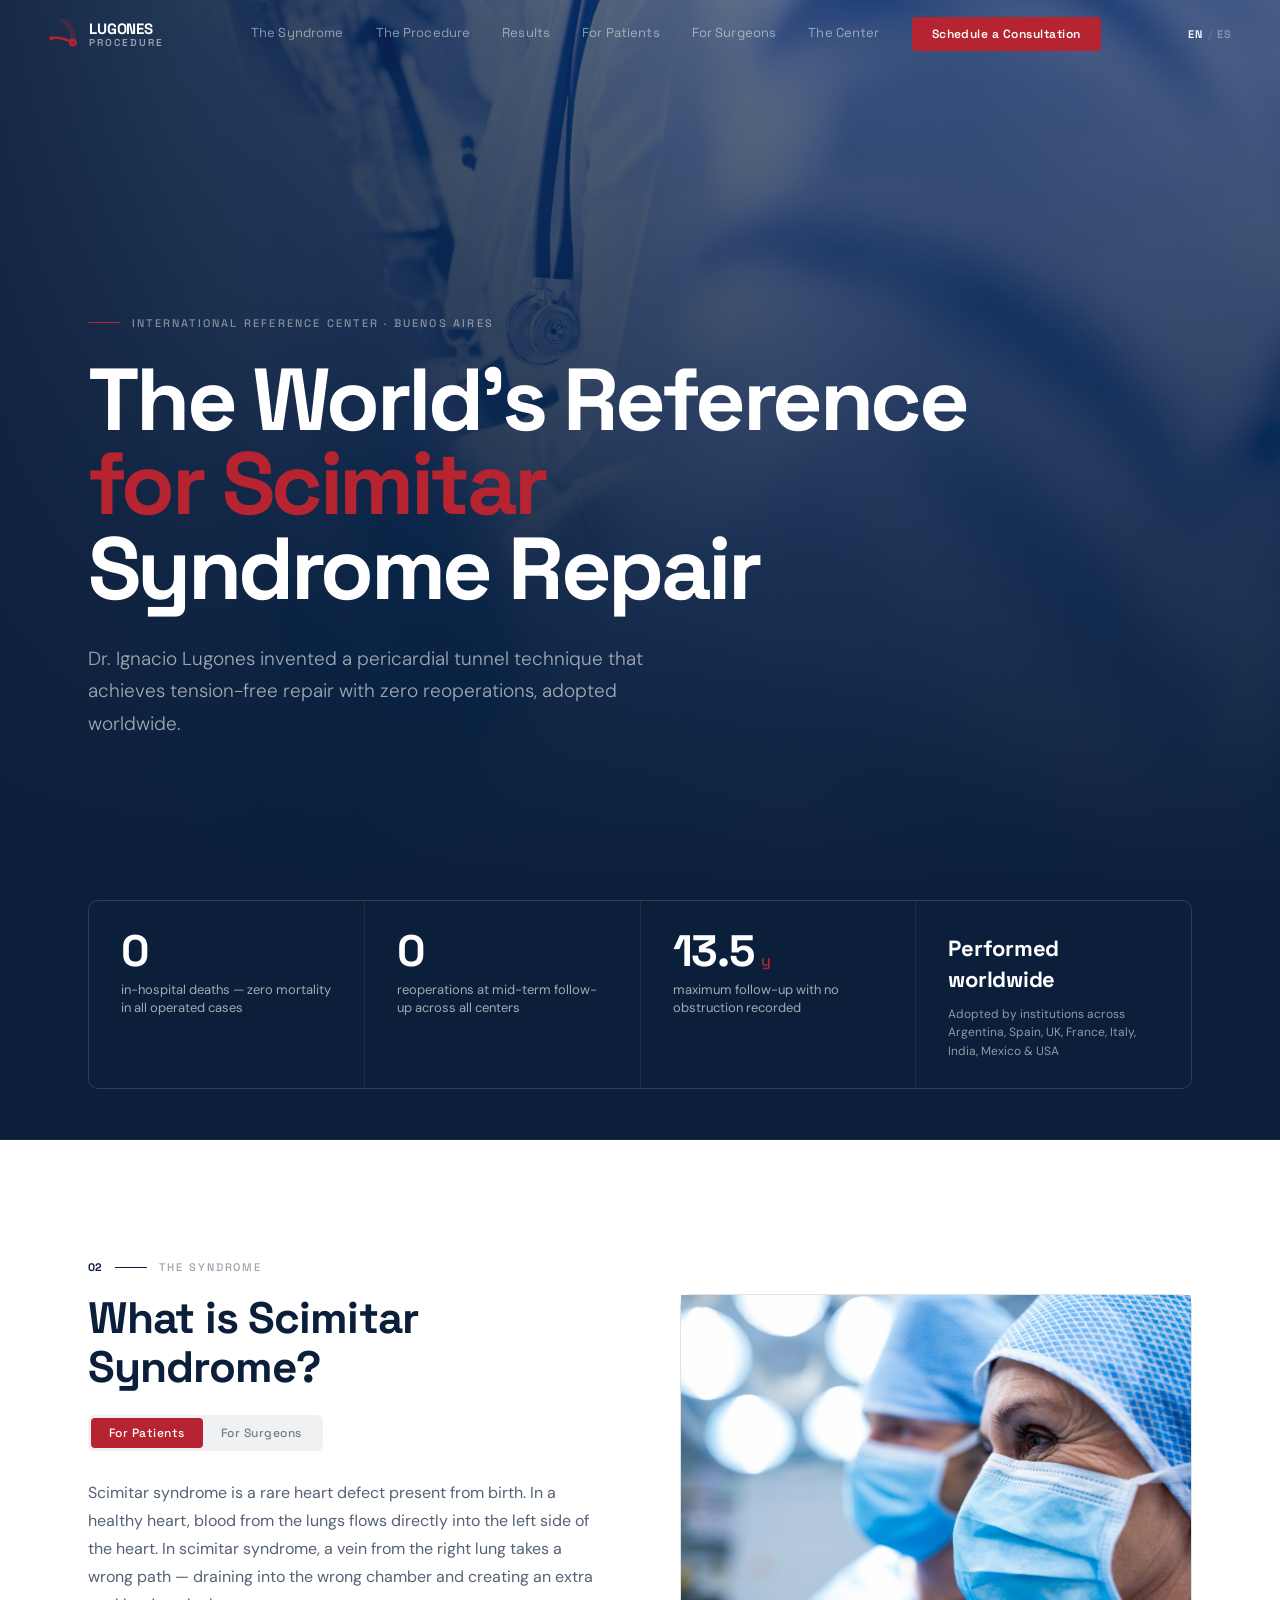
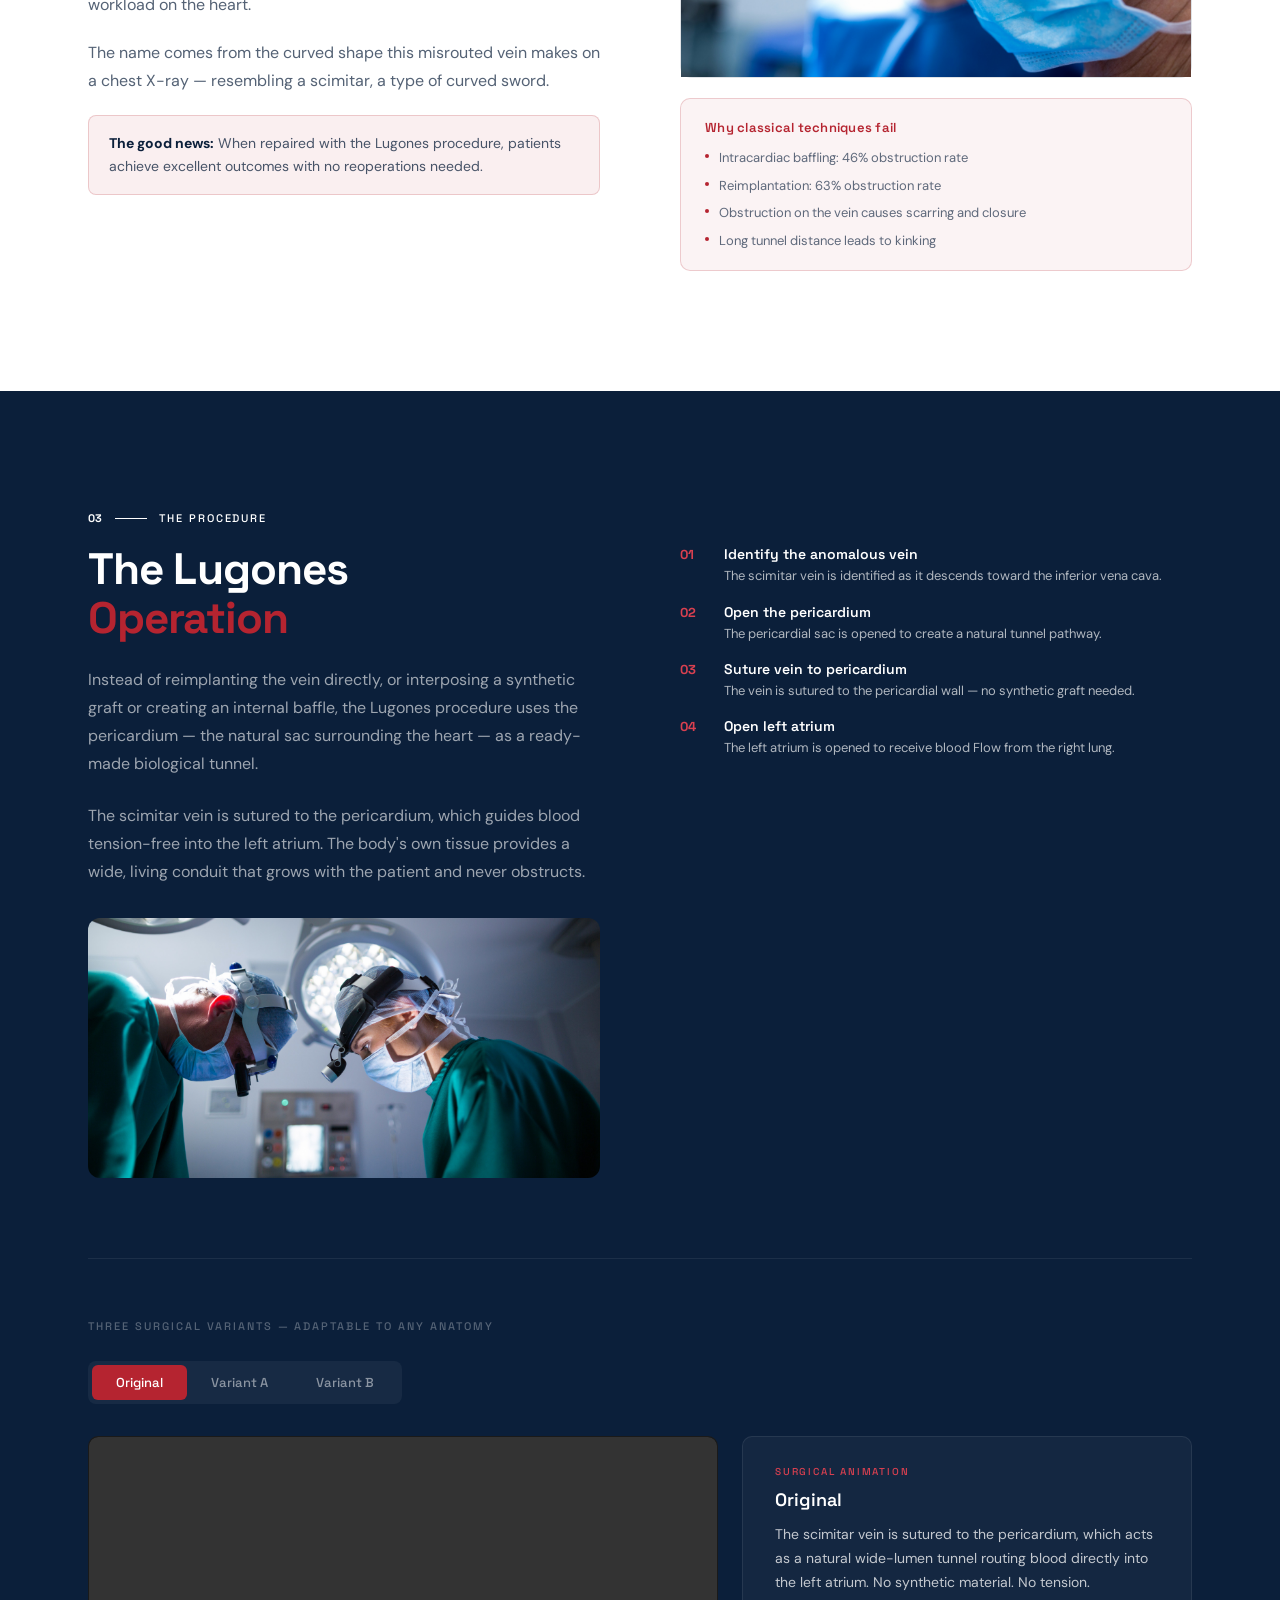
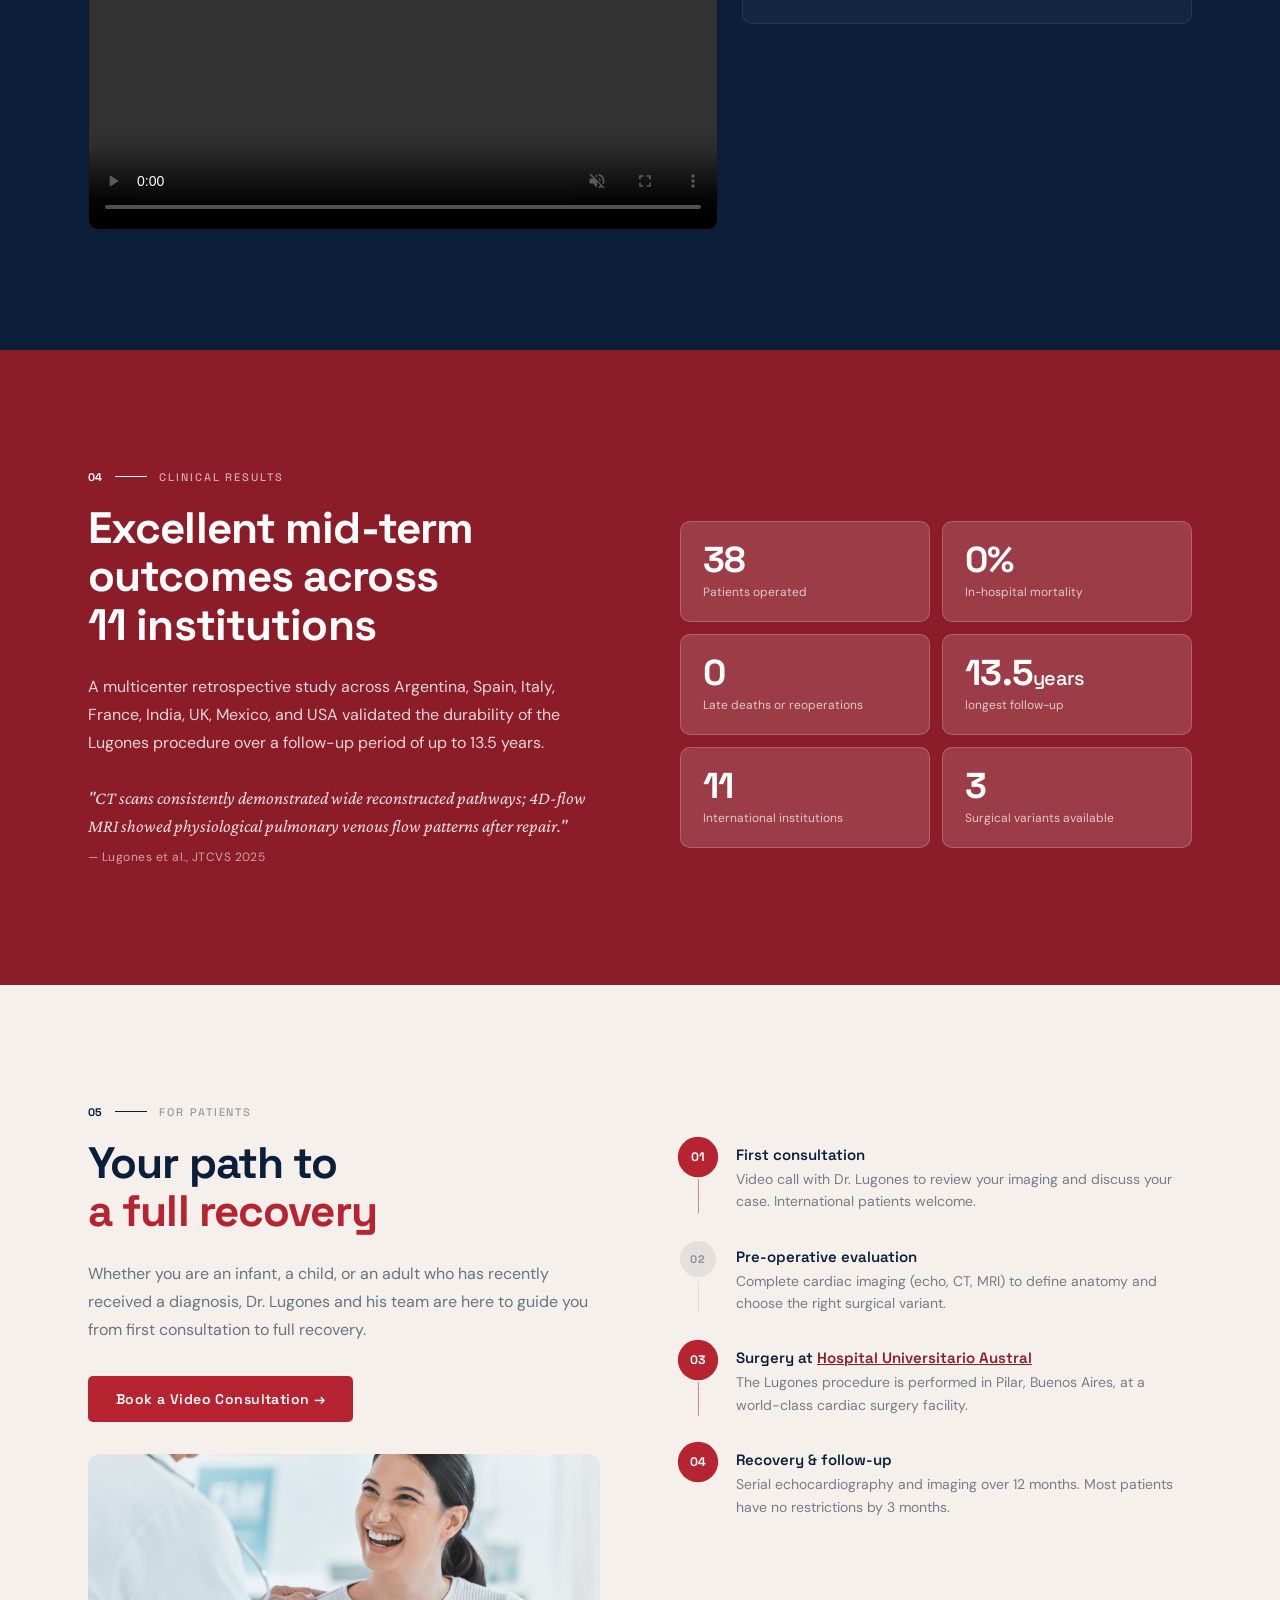
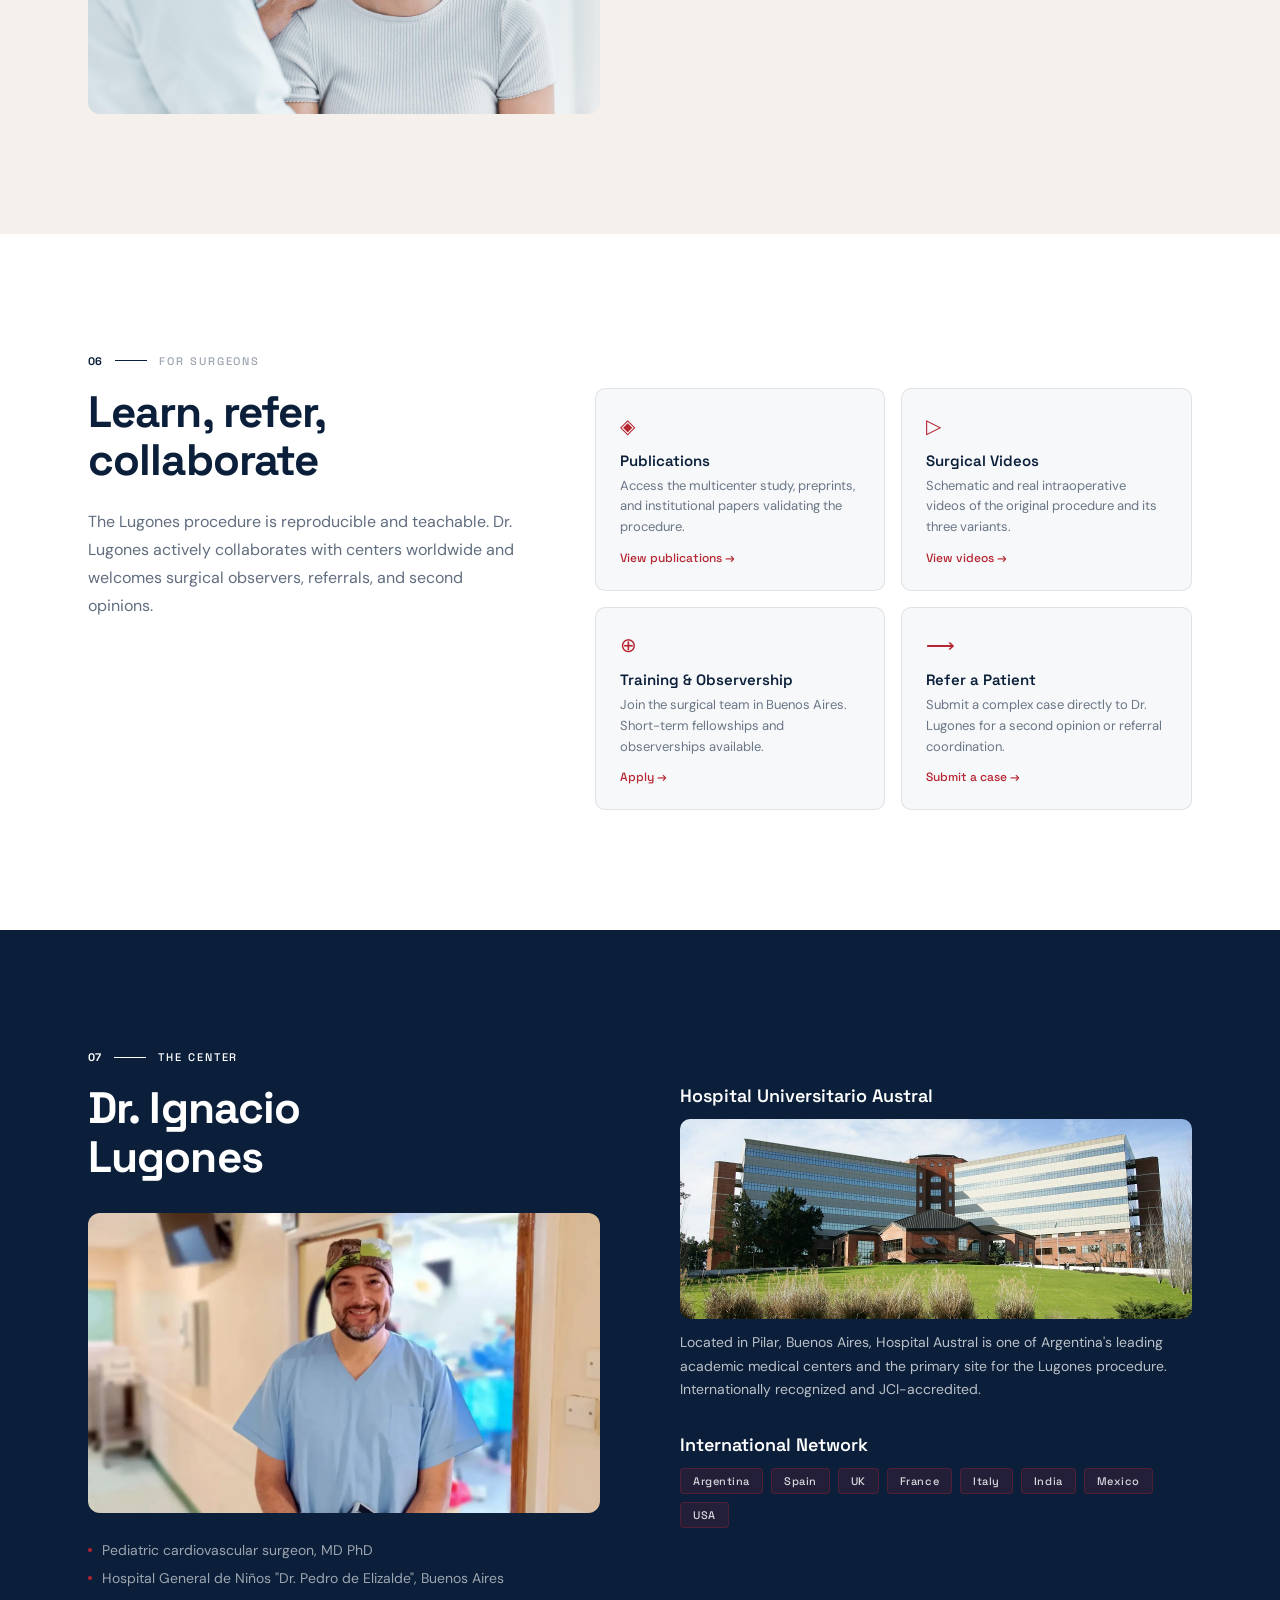
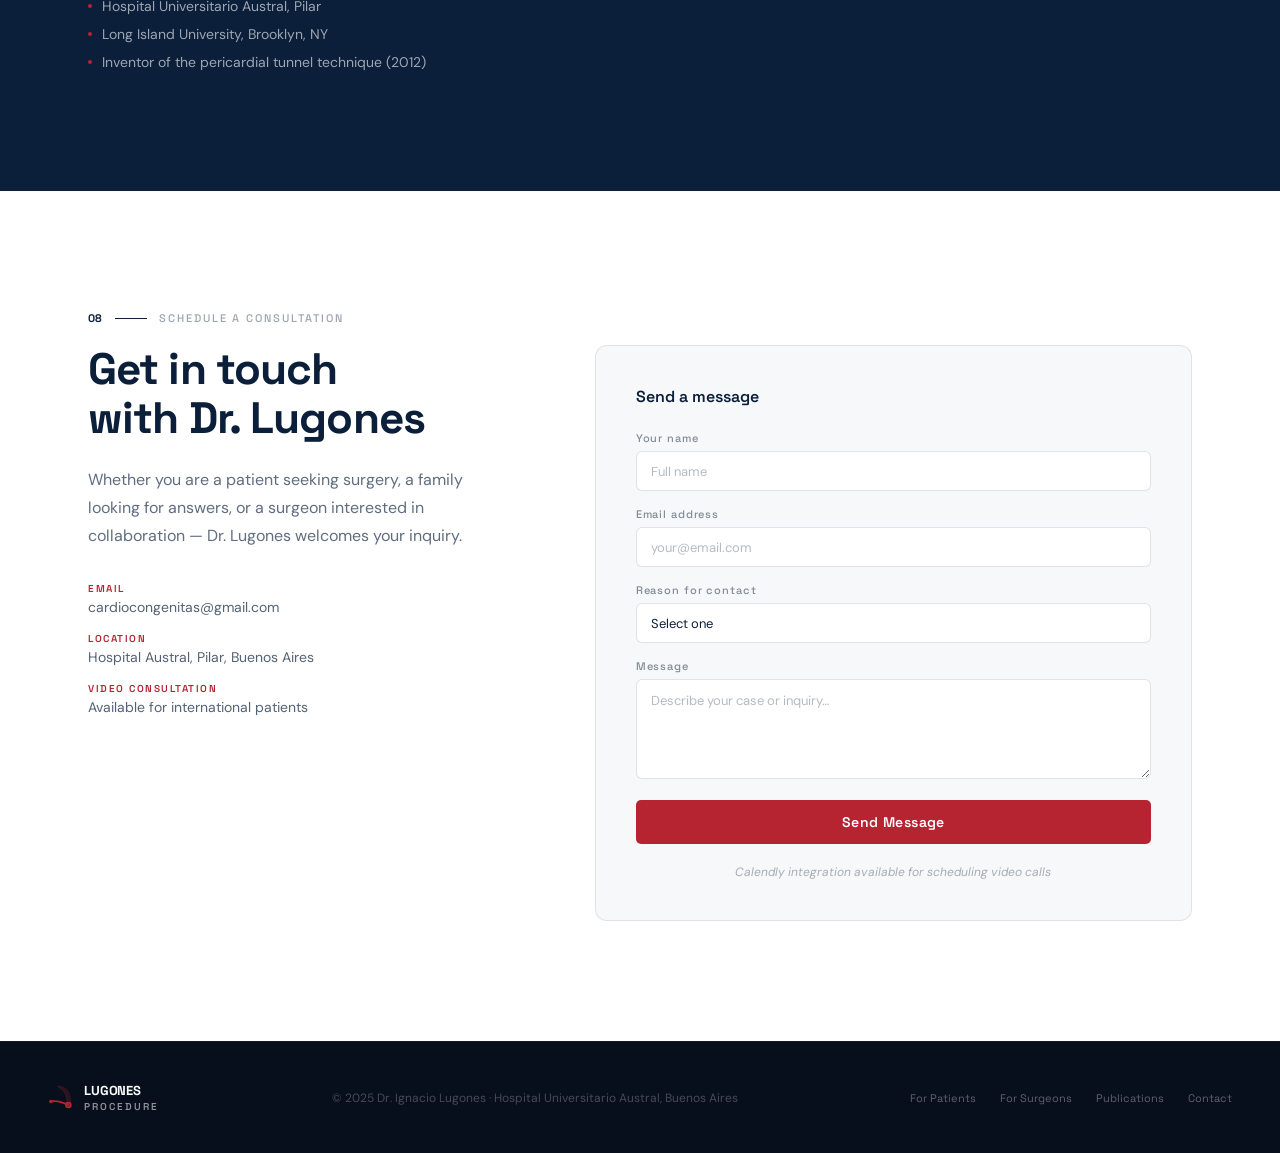
<file: index.html>
<!DOCTYPE html>
<html lang="en">
<head>
  <meta charset="UTF-8"/>
  <meta name="viewport" content="width=device-width, initial-scale=1.0"/>
  <title>The Lugones Procedure for Scimitar Syndrome</title>
  <link rel="preconnect" href="https://fonts.googleapis.com"/>
  <link rel="preconnect" href="https://fonts.gstatic.com" crossorigin/>
  <link href="https://fonts.googleapis.com/css2?family=Space+Grotesk:wght@300;400;500;600;700&family=DM+Sans:ital,opsz,wght@0,9..40,300;0,9..40,400;0,9..40,500;1,9..40,300&family=Crimson+Pro:ital,wght@0,400;0,600;1,400&display=swap" rel="stylesheet"/>
  <link rel="stylesheet" href="style.css"/>
  <style>
    /* ─── HERO ─── */
    #hero {
      min-height: 100vh;
      display: flex;
      align-items: flex-end;
      position: relative;
      overflow: hidden;
    }
    .hero-bg-img {
      position: absolute;
      inset: 0;
      background-image: url('assets/6088.jpg');
      background-size: cover;
      background-position: 60% center;
      z-index: 0;
    }
    .hero-bg-img::after {
      content: '';
      position: absolute;
      inset: 0;
      background:
        linear-gradient(to top, rgba(11,31,58,1) 0%, rgba(11,31,58,0.82) 40%, rgba(11,31,58,0.55) 100%),
        linear-gradient(to right, rgba(11,31,58,0.85) 0%, rgba(11,31,58,0.1) 60%);
    }
    .hero-wrap {
      width: 100%;
      max-width: 1200px;
      margin: 0 auto;
      padding: 0 48px;
      position: relative;
      z-index: 1;
    }
    .hero-content {
      padding: 160px 0 80px;
    }
    .hero-eyebrow {
      display: flex;
      align-items: center;
      gap: 12px;
      margin-bottom: 28px;
    }
    .hero-eyebrow__line { width: 32px; height: 1px; background: var(--crimson); }
    .hero-eyebrow__text { font-weight: 500; font-size: 11px; letter-spacing: 0.2em; text-transform: uppercase; color: rgba(255,255,255,0.45); }
    .hero-content h1 {
      font-weight: 700;
      font-size: 88px;
      letter-spacing: -0.04em;
      line-height: 0.96;
      margin-bottom: 32px;
      color: var(--white);
    }
    .hero-content h1 span { color: var(--crimson); }
    .hero-desc {
      font-family: 'DM Sans', sans-serif;
      font-weight: 300;
      font-size: 19px;
      line-height: 1.7;
      color: rgba(255,255,255,0.6);
      max-width: 560px;
      margin-bottom: 80px;
    }

    /* ─── STATS STRIP ─── */
    #stats { background-color: #0b1f3ad9; border-bottom: 1px solid rgba(255,255,255,0.06); padding-bottom: 50px; }
    .stats-grid { display: grid; grid-template-columns: repeat(4, 1fr); gap: 1px; background: rgba(255,255,255,0.07); border: 1px solid rgba(255,255,255,0.07); border-radius: 10px; overflow: hidden; }
    .stat-card { background: var(--navy); padding: 28px 32px; }
    .stat-card__number { font-weight: 700; font-size: 44px; letter-spacing: -0.03em; color: var(--white); line-height: 1; }
    .stat-card__unit { font-weight: 500; font-size: 16px; color: var(--crimson); margin-left: 4px; }
    .stat-card__label { font-family: 'DM Sans', sans-serif; font-weight: 400; font-size: 13px; color: rgba(255,255,255,0.62); margin-top: 8px; line-height: 1.4; }
    .stat-card__row { display: flex; align-items: baseline; gap: 4px; }
    .stat-card__label--world { font-family: 'Space Grotesk', sans-serif; font-weight: 700; font-size: 22px; color: var(--white); letter-spacing: -0.01em; margin-bottom: 10px; margin-top: 4px; }
    .stat-card__sublabel { font-family: 'DM Sans', sans-serif; font-size: 12px; color: rgba(255,255,255,0.55); line-height: 1.55; }

    /* ─── SYNDROME ─── */
    #syndrome { background: #FFFFFF; padding: var(--section-py) 0; }
    #syndrome .section-label__text { color: rgba(11,31,58,0.4); }
    .syndrome-grid { display: grid; grid-template-columns: 1fr 1fr; gap: 80px; align-items: start; }
    #syndrome h2 { font-weight: 700; font-size: 44px; letter-spacing: -0.02em; line-height: 1.1; margin-bottom: 24px; color: var(--navy); }
    .toggle-bar { display: flex; background: rgba(11,31,58,0.06); border-radius: 6px; padding: 3px; width: fit-content; margin-bottom: 28px; }
    .toggle-btn { background: transparent; color: rgba(11,31,58,0.55); font-family: 'Space Grotesk', sans-serif; font-weight: 500; font-size: 12px; letter-spacing: 0.04em; padding: 7px 18px; border-radius: 4px; transition: all 0.2s; }
    .toggle-btn.active { background: var(--crimson); color: var(--white); }
    .syndrome-text { display: none; flex-direction: column; gap: 20px; }
    .syndrome-text.visible { display: flex; }
    .syndrome-text p { font-family: 'DM Sans', sans-serif; font-weight: 400; font-size: 16px; line-height: 1.75; color: rgba(11,31,58,0.7); }
    .syndrome-text .good-news { background: rgba(181,36,48,0.07); border: 1px solid rgba(181,36,48,0.2); border-radius: 8px; padding: 16px 20px; }
    .syndrome-text .good-news p { font-size: 14px; line-height: 1.65; color: rgba(11,31,58,0.75); }
    .syndrome-text .good-news strong { color: var(--navy); }
    .syndrome-diagram { background: rgba(11,31,58,0.03); border: 1px solid rgba(11,31,58,0.1); border-radius: 12px; aspect-ratio: 4/3; display: flex; flex-direction: column; align-items: center; justify-content: center; gap: 12px; margin-bottom: 20px; }
    .syndrome-diagram__label { font-size: 11px; color: rgba(11,31,58,0.35); letter-spacing: 0.1em; text-transform: uppercase; }
    .syndrome-diagram__note { font-family: 'DM Sans', sans-serif; font-size: 11px; font-style: italic; color: rgba(11,31,58,0.25); }
    .why-classical { background: rgba(181,36,48,0.05); border: 1px solid rgba(181,36,48,0.2); border-radius: 10px; padding: 20px 24px; }
    .why-classical__title { font-weight: 600; font-size: 13px; color: var(--crimson); margin-bottom: 12px; letter-spacing: 0.02em; }

    /* ─── PROCEDURE ─── */
    #procedure { background: var(--navy); padding: var(--section-py) 0; }
    .procedure-grid { display: grid; grid-template-columns: 1fr 1fr; gap: 80px; margin-bottom: 80px; }
    #procedure h2 { font-weight: 700; font-size: 44px; letter-spacing: -0.02em; line-height: 1.1; margin-bottom: 24px; }
    #procedure h2 span { color: var(--crimson); }
    #procedure p { font-family: 'DM Sans', sans-serif; font-weight: 400; font-size: 16px; line-height: 1.75; color: rgba(255,255,255,0.6); margin-bottom: 24px; }
    .steps { display: flex; flex-direction: column; gap: 16px; }
    .step { display: flex; gap: 16px; align-items: flex-start; }
    .step__num { font-weight: 700; font-size: 13px; color: #D94050; min-width: 28px; padding-top: 1px; }
    .step__title { font-weight: 600; font-size: 14px; color: var(--white); margin-bottom: 3px; }
    .step__desc { font-family: 'DM Sans', sans-serif; font-size: 13px; color: rgba(255,255,255,0.68); line-height: 1.55; }
    .variants-section { border-top: 1px solid rgba(255,255,255,0.07); padding-top: 60px; }
    .variants-caption { font-weight: 500; font-size: 11px; color: rgba(255,255,255,0.3); letter-spacing: 0.18em; text-transform: uppercase; margin-bottom: 28px; }
    .variants-toggle { display: flex; background: rgba(255,255,255,0.05); border-radius: 8px; padding: 4px; width: fit-content; margin-bottom: 32px; }
    .variant-btn { background: transparent; color: rgba(255,255,255,0.5); font-family: 'Space Grotesk', sans-serif; font-weight: 500; font-size: 13px; padding: 9px 24px; border-radius: 6px; transition: all 0.2s; }
    .variant-btn.active { background: var(--crimson); color: var(--white); }
    .variant-display { display: grid; grid-template-columns: 7fr 5fr; gap: 24px; align-items: start; }
    .variant-video { background: #000; border: 1px solid rgba(255,255,255,0.1); border-radius: 10px; overflow: hidden; aspect-ratio: 16/10; }
    .variant-video video { width: 100%; height: 100%; object-fit: cover; display: block; }
    .variant-info { background: rgba(255,255,255,0.04); border: 1px solid rgba(255,255,255,0.08); border-radius: 10px; padding: 28px 32px; }
    .variant-info__tag { font-weight: 500; font-size: 10px; color: #D94050; letter-spacing: 0.18em; text-transform: uppercase; margin-bottom: 10px; }
    .variant-info__title { font-weight: 600; font-size: 18px; color: var(--white); margin-bottom: 12px; }
    .variant-info__desc { font-family: 'DM Sans', sans-serif; font-size: 14px; color: rgba(255,255,255,0.75); line-height: 1.7; }

    /* ─── RESULTS ─── */
    #results { background: var(--crimson2); padding: var(--section-py) 0; }
    #results .section-label__text { color: rgba(255,255,255,0.62); }
    .results-grid { display: grid; grid-template-columns: 1fr 1fr; gap: 80px; align-items: center; }
    #results h2 { font-weight: 700; font-size: 44px; letter-spacing: -0.02em; line-height: 1.1; margin-bottom: 24px; }
    #results .lead { font-family: 'DM Sans', sans-serif; font-weight: 400; font-size: 16px; line-height: 1.75; color: rgba(255,255,255,0.82); margin-bottom: 28px; }
    .results-quote { font-family: 'Crimson Pro', serif; font-style: italic; font-size: 18px; color: rgba(255,255,255,0.85); line-height: 1.55; }
    .results-citation { font-family: 'DM Sans', sans-serif; font-size: 12px; color: rgba(255,255,255,0.6); margin-top: 8px; letter-spacing: 0.04em; }
    .results-stats { display: grid; grid-template-columns: 1fr 1fr; gap: 12px; }
    .results-stat { background: rgba(255,255,255,0.14); border: 1px solid rgba(255,255,255,0.2); border-radius: 10px; padding: 20px 22px; }
    .results-stat__num { font-weight: 700; font-size: 36px; letter-spacing: -0.02em; color: var(--white); line-height: 1; }
    .results-stat__label { font-family: 'DM Sans', sans-serif; font-weight: 400; font-size: 12px; color: rgba(255,255,255,0.72); margin-top: 6px; line-height: 1.4; }

    /* ─── PATIENTS ─── */
    #patients { background: var(--offwhite); padding: var(--section-py) 0; }
    #patients .section-label__text { color: rgba(11,31,58,0.4); }
    .patients-grid { display: grid; grid-template-columns: 1fr 1fr; gap: 80px; }
    #patients h2 { font-weight: 700; font-size: 44px; letter-spacing: -0.02em; line-height: 1.1; color: var(--navy); margin-bottom: 24px; }
    #patients h2 span { color: var(--crimson); }
    #patients .lead { font-family: 'DM Sans', sans-serif; font-weight: 400; font-size: 16px; line-height: 1.75; color: rgba(11,31,58,0.6); margin-bottom: 32px; }
    .timeline { display: flex; flex-direction: column; }
    .timeline-item { display: flex; gap: 20px; padding-bottom: 28px; }
    .timeline-left { display: flex; flex-direction: column; align-items: center; flex-shrink: 0; }
    .timeline-circle { width: 36px; height: 36px; border-radius: 50%; background: rgba(11,31,58,0.08); display: flex; align-items: center; justify-content: center; flex-shrink: 0; transition: background 0.4s ease, transform 0.4s ease; }
    .timeline-circle.accent { background: var(--crimson); transform: scale(1.12); }
    .timeline-circle__num { font-weight: 700; font-size: 11px; color: rgba(11,31,58,0.4); letter-spacing: 0.05em; transition: color 0.4s ease; }
    .timeline-circle.accent .timeline-circle__num { color: var(--white); }
    .timeline-line { width: 1px; flex: 1; background: rgba(11,31,58,0.1); margin-top: 4px; transition: background 0.5s ease 0.2s; }
    .timeline-line.filled { background: var(--crimson); opacity: 0.5; }
    .timeline-content { padding-top: 6px; }
    .timeline-title { font-weight: 600; font-size: 15px; color: var(--navy); margin-bottom: 4px; }
    .timeline-desc { font-family: 'DM Sans', sans-serif; font-size: 14px; color: rgba(11,31,58,0.55); line-height: 1.6; }

    /* ─── SURGEONS ─── */
    #surgeons { background: #FFFFFF; padding: var(--section-py) 0; }
    #surgeons .section-label__text { color: rgba(11,31,58,0.4); }
    .surgeons-grid { display: grid; grid-template-columns: 5fr 7fr; gap: 80px; }
    #surgeons h2 { font-weight: 700; font-size: 44px; letter-spacing: -0.02em; line-height: 1.1; margin-bottom: 24px; color: var(--navy); }
    #surgeons .lead { font-family: 'DM Sans', sans-serif; font-weight: 400; font-size: 16px; line-height: 1.75; color: rgba(11,31,58,0.65); }
    .surgeon-cards { display: grid; grid-template-columns: 1fr 1fr; gap: 16px; }
    .surgeon-card { background: rgba(11,31,58,0.03); border: 1px solid rgba(11,31,58,0.1); border-radius: 10px; padding: 24px; display: flex; flex-direction: column; gap: 12px; transition: border-color 0.2s, background 0.2s; }
    .surgeon-card:hover { background: rgba(11,31,58,0.05); border-color: rgba(181,36,48,0.2); }
    .surgeon-card__icon { font-size: 20px; color: var(--crimson); }
    .surgeon-card__title { font-weight: 600; font-size: 15px; color: var(--navy); margin-bottom: 6px; }
    .surgeon-card__desc { font-family: 'DM Sans', sans-serif; font-size: 13px; color: rgba(11,31,58,0.6); line-height: 1.6; }
    .surgeon-card__cta { font-weight: 500; font-size: 12px; color: var(--crimson); margin-top: auto; }

    /* ─── CENTER ─── */
    #center { background: var(--navy); padding: var(--section-py) 0; }
    .center-grid { display: grid; grid-template-columns: 1fr 1fr; gap: 80px; }
    #center h2 { font-weight: 700; font-size: 44px; letter-spacing: -0.02em; line-height: 1.1; margin-bottom: 32px; }
    .center-photo-placeholder { background: rgba(255,255,255,0.04); border: 1px solid rgba(255,255,255,0.08); border-radius: 12px; height: 240px; display: flex; align-items: center; justify-content: center; margin-bottom: 28px; }
    .placeholder-label { text-align: center; }
    .placeholder-label__main { font-size: 11px; color: rgba(255,255,255,0.2); letter-spacing: 0.1em; text-transform: uppercase; }
    .placeholder-label__sub { font-family: 'DM Sans', sans-serif; font-size: 11px; font-style: italic; color: rgba(255,255,255,0.15); margin-top: 4px; }
    .bio-list { display: flex; flex-direction: column; gap: 10px; }
    .bio-item { display: flex; gap: 10px; align-items: flex-start; }
    .bio-text { font-family: 'DM Sans', sans-serif; font-size: 14px; color: rgba(255,255,255,0.6); }
    .center-right { display: flex; flex-direction: column; gap: 32px; }
    .center-block__title { font-weight: 600; font-size: 18px; color: var(--white); margin-bottom: 12px; }
    .hospital-placeholder { background: rgba(255,255,255,0.04); border: 1px solid rgba(255,255,255,0.08); border-radius: 10px; height: 140px; display: flex; align-items: center; justify-content: center; margin-bottom: 12px; }
    .hospital-placeholder span { font-family: 'DM Sans', sans-serif; font-size: 11px; font-style: italic; color: rgba(255,255,255,0.2); }
    .center-desc { font-family: 'DM Sans', sans-serif; font-size: 14px; color: rgba(255,255,255,0.72); line-height: 1.65; }
    .country-tags { display: flex; flex-wrap: wrap; gap: 8px; }
    .country-tag { background: rgba(181,36,48,0.15); border: 1px solid rgba(181,36,48,0.3); border-radius: 4px; padding: 5px 12px; font-weight: 500; font-size: 11px; color: rgba(255,255,255,0.82); letter-spacing: 0.05em; }

    /* ─── CONTACT ─── */
    #contact { background: #FFFFFF; padding: var(--section-py) 0; }
    #contact .section-label__text { color: rgba(11,31,58,0.4); }
    .contact-grid { display: grid; grid-template-columns: 5fr 7fr; gap: 80px; }
    #contact h2 { font-weight: 700; font-size: 44px; letter-spacing: -0.02em; line-height: 1.1; margin-bottom: 24px; color: var(--navy); }
    #contact .lead { font-family: 'DM Sans', sans-serif; font-weight: 400; font-size: 16px; line-height: 1.75; color: rgba(11,31,58,0.65); margin-bottom: 32px; }
    .contact-info { display: flex; flex-direction: column; gap: 16px; }
    .contact-info-item__label { font-size: 10px; font-weight: 600; color: var(--crimson); letter-spacing: 0.15em; text-transform: uppercase; margin-bottom: 3px; }
    .contact-info-item__val { font-family: 'DM Sans', sans-serif; font-size: 14px; color: rgba(11,31,58,0.7); }
    .contact-form-wrap { background: rgba(11,31,58,0.03); border: 1px solid rgba(11,31,58,0.1); border-radius: 12px; padding: 40px; }
    .form-title { font-weight: 600; font-size: 16px; color: var(--navy); margin-bottom: 24px; }
    .form-fields { display: flex; flex-direction: column; gap: 16px; }
    .form-field__label { font-weight: 500; font-size: 11px; color: rgba(11,31,58,0.5); letter-spacing: 0.08em; margin-bottom: 6px; }
    .form-field input, .form-field select, .form-field textarea { width: 100%; background: #FFFFFF; border: 1px solid rgba(11,31,58,0.12); border-radius: 6px; font-family: 'DM Sans', sans-serif; font-size: 13px; color: var(--navy); outline: none; transition: border-color 0.2s; }
    .form-field input, .form-field select { height: 40px; padding: 0 14px; }
    .form-field select { appearance: none; cursor: pointer; }
    .form-field textarea { height: 100px; padding: 12px 14px; resize: vertical; }
    .form-field input:focus, .form-field select:focus, .form-field textarea:focus { border-color: var(--crimson); }
    .form-field input::placeholder, .form-field textarea::placeholder { color: rgba(11,31,58,0.3); }
    .form-submit { width: 100%; background: var(--crimson); color: var(--white); font-family: 'Space Grotesk', sans-serif; font-weight: 600; font-size: 14px; letter-spacing: 0.03em; padding: 13px 0; border-radius: 5px; cursor: pointer; transition: background 0.2s; border: none; }
    .form-submit:hover { background: var(--crimson2); }
    .form-note { font-family: 'DM Sans', sans-serif; font-size: 12px; color: rgba(11,31,58,0.35); text-align: center; font-style: italic; margin-top: 4px; }

    /* ─── IMAGES ─── */
    .section-img { width: 100%; height: 100%; object-fit: cover; display: block; }
    .center-photo-wrap { border-radius: 12px; overflow: hidden; height: 300px; margin-bottom: 28px; }
    .hospital-img-wrap { border-radius: 10px; overflow: hidden; height: 200px; margin-bottom: 12px; }
    .procedure-img-wrap { border-radius: 12px; overflow: hidden; height: 260px; margin-top: 32px; }
    .patients-img-wrap { border-radius: 12px; overflow: hidden; height: 260px; margin-top: 32px; }

    /* ─── ANIMATIONS ─── */
    @keyframes fadeInUp { from { opacity: 0; transform: translateY(24px); } to { opacity: 1; transform: translateY(0); } }
    .fade-in { opacity: 0; }
    .fade-in.visible { animation: fadeInUp 0.6s ease forwards; }
    .fade-in:nth-child(2) { animation-delay: 0.1s; }
    .fade-in:nth-child(3) { animation-delay: 0.2s; }
    .fade-in:nth-child(4) { animation-delay: 0.3s; }

    /* ─── RESPONSIVE ─── */
    @media (max-width: 768px) {
      .hero-wrap { padding: 0 20px; }
      .hero-content { padding: 120px 0 60px; }
      .hero-content h1 { font-size: 44px; }
      .hero-desc { font-size: 16px; max-width: 100%; margin-bottom: 52px; }
      .hero-bg-img { background-position: 70% center; }
      .stats-grid { grid-template-columns: 1fr 1fr; gap: 1px; }
      .stat-card { padding: 20px 18px; }
      .stat-card__number { font-size: 32px; }
      #syndrome h2, #procedure h2, #results h2, #patients h2, #surgeons h2, #center h2, #contact h2 { font-size: 32px; }
      .syndrome-grid { grid-template-columns: 1fr; gap: 40px; }
      .procedure-grid { grid-template-columns: 1fr; gap: 40px; margin-bottom: 48px; }
      .variants-section { padding-top: 40px; }
      .variant-display { grid-template-columns: 1fr; }
      .results-grid { grid-template-columns: 1fr; gap: 40px; }
      .results-stats { grid-template-columns: 1fr 1fr; gap: 10px; }
      .results-stat__num { font-size: 28px; }
      .patients-grid { grid-template-columns: 1fr; gap: 40px; }
      .surgeons-grid { grid-template-columns: 1fr; gap: 36px; }
      .surgeon-cards { grid-template-columns: 1fr; }
      .center-grid { grid-template-columns: 1fr; gap: 48px; }
      .contact-grid { grid-template-columns: 1fr; gap: 40px; }
      .contact-form-wrap { padding: 24px 20px; }
    }
    @media (max-width: 480px) {
      .hero-content h1 { font-size: 36px; }
      #syndrome h2, #procedure h2, #results h2, #patients h2, #surgeons h2, #center h2, #contact h2 { font-size: 28px; }
      .stats-grid { grid-template-columns: 1fr 1fr; }
    }
  </style>
</head>
<body>

<!-- ─── NAV ─── -->
<nav id="nav">
  <a href="#hero" class="nav-logo">
    <svg viewBox="0 0 68 80" width="29" height="34" fill="none">
      <path d="M 30 7 C 46 5 66 20 64 50 C 63 55 61 58 58 60 C 55 62 52 61 50 58 C 48 55 52 50 52 44 C 52 28 38 14 32 11 C 30 10 28 8 30 7 Z" fill="#B52430" opacity="0.22"/>
      <path d="M 32 11 C 44 16 54 30 54 46" stroke="#B52430" stroke-width="1.5" stroke-linecap="round" opacity="0.35"/>
      <circle cx="58" cy="60" r="9.5" fill="#B52430"/>
      <circle cx="58" cy="60" r="3.5" fill="#0B1F3A"/>
      <path d="M 58 60 C 46 54 26 46 8 50" stroke="#B52430" stroke-width="5.5" stroke-linecap="round"/>
      <circle cx="8" cy="50" r="5" fill="#B52430"/>
      <circle cx="30" cy="7" r="3" fill="#B52430" opacity="0.28"/>
      <path d="M 30 7 C 46 5 66 20 64 50 C 63 55 61 58 58 60" stroke="#B52430" stroke-width="2.5" stroke-linecap="round" opacity="0.18"/>
    </svg>
    <div class="nav-logo__wordmark">
      <div class="nav-logo__name">LUGONES</div>
      <div class="nav-logo__sub">PROCEDURE</div>
    </div>
  </a>
  <div class="nav-links">
    <a href="#syndrome"  class="nav-link" data-section="syndrome">The Syndrome</a>
    <a href="#procedure" class="nav-link" data-section="procedure">The Procedure</a>
    <a href="#results"   class="nav-link" data-section="results">Results</a>
    <a href="#patients"  class="nav-link" data-section="patients">For Patients</a>
    <a href="#surgeons"  class="nav-link" data-section="surgeons">For Surgeons</a>
    <a href="#center"    class="nav-link" data-section="center">The Center</a>
    <a href="#contact" class="nav-cta">Schedule a Consultation</a>
  </div>
  <div class="nav-controls">
    <div class="lang-switch">
      <span class="lang-btn active">EN</span>
      <span class="lang-divider">/</span>
      <a href="es/index.html" class="lang-btn">ES</a>
    </div>
    <button class="nav-hamburger" id="hamburger" onclick="toggleMenu()" aria-label="Toggle menu" aria-expanded="false">
      <span></span><span></span><span></span>
    </button>
  </div>
</nav>

<!-- ─── HERO ─── -->
<section id="hero" class="section">
  <div class="hero-bg-img"></div>
  <div class="hero-wrap">
    <div class="hero-content">
      <div class="hero-eyebrow">
        <div class="hero-eyebrow__line"></div>
        <div class="hero-eyebrow__text">International Reference Center · Buenos Aires</div>
      </div>
      <h1>
        The World's Reference<br/>
        <span>for Scimitar</span><br/>
        Syndrome Repair
      </h1>
      <p class="hero-desc">
        Dr. Ignacio Lugones invented a pericardial tunnel technique that achieves tension-free repair with zero reoperations, adopted worldwide.
      </p>
    </div>
  </div>
</section>

<!-- ─── STATS STRIP ─── -->
<section id="stats">
  <div class="container">
    <div class="stats-grid">
      <div class="stat-card">
        <div class="stat-card__row"><div class="stat-card__number">0</div></div>
        <div class="stat-card__label">in-hospital deaths — zero mortality in all operated cases</div>
      </div>
      <div class="stat-card">
        <div class="stat-card__row"><div class="stat-card__number">0</div></div>
        <div class="stat-card__label">reoperations at mid-term follow-up across all centers</div>
      </div>
      <div class="stat-card">
        <div class="stat-card__row">
          <div class="stat-card__number">13.5</div>
          <div class="stat-card__unit">y</div>
        </div>
        <div class="stat-card__label">maximum follow-up with no obstruction recorded</div>
      </div>
      <div class="stat-card">
        <div class="stat-card__label stat-card__label--world">Performed worldwide</div>
        <div class="stat-card__sublabel">Adopted by institutions across Argentina, Spain, UK, France, Italy, India, Mexico &amp; USA</div>
      </div>
    </div>
  </div>
</section>

<!-- ─── THE SYNDROME ─── -->
<section id="syndrome" class="section">
  <div class="container">
    <div class="section-label section-label--light">
      <div class="section-label__num">02</div>
      <div class="section-label__line"></div>
      <div class="section-label__text">The Syndrome</div>
    </div>
    <div class="syndrome-grid">
      <div>
        <h2>What is Scimitar<br/>Syndrome?</h2>
        <div class="toggle-bar">
          <button class="toggle-btn active" data-view="patient" onclick="switchView('patient')">For Patients</button>
          <button class="toggle-btn" data-view="surgeon" onclick="switchView('surgeon')">For Surgeons</button>
        </div>
        <div class="syndrome-text visible" id="view-patient">
          <p>Scimitar syndrome is a rare heart defect present from birth. In a healthy heart, blood from the lungs flows directly into the left side of the heart. In scimitar syndrome, a vein from the right lung takes a wrong path — draining into the wrong chamber and creating an extra workload on the heart.</p>
          <p>The name comes from the curved shape this misrouted vein makes on a chest X-ray — resembling a scimitar, a type of curved sword.</p>
          <div class="good-news">
            <p><strong>The good news:</strong> When repaired with the Lugones procedure, patients achieve excellent outcomes with no reoperations needed.</p>
          </div>
        </div>
        <div class="syndrome-text" id="view-surgeon">
          <p>Scimitar syndrome is characterized by partial anomalous pulmonary venous return from the right lung, most commonly draining into the inferior vena cava. It is frequently associated with right lung hypoplasia, dextroposition of the heart, anomalous systemic arterial supply, and atrial septal defect.</p>
          <p>Conventional repair — intracardiac baffling or reimplantation — carries high rates of pulmonary venous obstruction (46% and 63% respectively in large series). The Lugones procedure circumvents this through an autologous pericardial tunnel, achieving wide-lumen, tension-free redirection.</p>
        </div>
      </div>
      <div>
        <div class="syndrome-diagram">
          <img src="assets/img/2209.jpg" alt="Surgical team" class="section-img"/>
        </div>
        <div class="why-classical">
          <div class="why-classical__title">Why classical techniques fail</div>
          <div class="bullet-list">
            <div class="bullet-item"><div class="bullet-dot"></div><div class="bullet-text">Intracardiac baffling: 46% obstruction rate</div></div>
            <div class="bullet-item"><div class="bullet-dot"></div><div class="bullet-text">Reimplantation: 63% obstruction rate</div></div>
            <div class="bullet-item"><div class="bullet-dot"></div><div class="bullet-text">Obstruction on the vein causes scarring and closure</div></div>
            <div class="bullet-item"><div class="bullet-dot"></div><div class="bullet-text">Long tunnel distance leads to kinking</div></div>
          </div>
        </div>
      </div>
    </div>
  </div>
</section>

<!-- ─── THE PROCEDURE ─── -->
<section id="procedure" class="section">
  <div class="container">
    <div class="section-label">
      <div class="section-label__num">03</div>
      <div class="section-label__line"></div>
      <div class="section-label__text">The Procedure</div>
    </div>
    <div class="procedure-grid">
      <div>
        <h2>The Lugones<br/><span>Operation</span></h2>
        <p>Instead of reimplanting the vein directly, or interposing a synthetic graft or creating an internal baffle, the Lugones procedure uses the pericardium — the natural sac surrounding the heart — as a ready-made biological tunnel.</p>
        <p>The scimitar vein is sutured to the pericardium, which guides blood tension-free into the left atrium. The body's own tissue provides a wide, living conduit that grows with the patient and never obstructs.</p>
        <div class="procedure-img-wrap">
          <img src="assets/img/64896.jpg" alt="Surgeons operating" class="section-img"/>
        </div>
      </div>
      <div class="steps">
        <div class="step">
          <div class="step__num">01</div>
          <div>
            <div class="step__title">Identify the anomalous vein</div>
            <div class="step__desc">The scimitar vein is identified as it descends toward the inferior vena cava.</div>
          </div>
        </div>
        <div class="step">
          <div class="step__num">02</div>
          <div>
            <div class="step__title">Open the pericardium</div>
            <div class="step__desc">The pericardial sac is opened to create a natural tunnel pathway.</div>
          </div>
        </div>
        <div class="step">
          <div class="step__num">03</div>
          <div>
            <div class="step__title">Suture vein to pericardium</div>
            <div class="step__desc">The vein is sutured to the pericardial wall — no synthetic graft needed.</div>
          </div>
        </div>
        <div class="step">
          <div class="step__num">04</div>
          <div>
            <div class="step__title">Open left atrium</div>
            <div class="step__desc">The left atrium is opened to receive blood Flow from the right lung.</div>
          </div>
        </div>
      </div>
    </div>
    <div class="variants-section">
      <div class="variants-caption">Three surgical variants — adaptable to any anatomy</div>
      <div class="variants-toggle">
        <button class="variant-btn active" onclick="switchVariant(0)">Original</button>
        <button class="variant-btn" onclick="switchVariant(1)">Variant A</button>
        <button class="variant-btn" onclick="switchVariant(2)">Variant B</button>
      </div>
      <div class="variant-display">
        <div class="variant-video">
          <video id="variant-video" autoplay loop muted playsinline controls src="assets/original.mp4"></video>
        </div>
        <div class="variant-info">
          <div class="variant-info__tag">Surgical animation</div>
          <div class="variant-info__title" id="variant-title">Original</div>
          <div class="variant-info__desc" id="variant-desc">The scimitar vein is sutured to the pericardium, which acts as a natural wide-lumen tunnel routing blood directly into the left atrium. No synthetic material. No tension.</div>
        </div>
      </div>
    </div>
  </div>
</section>

<!-- ─── RESULTS ─── -->
<section id="results" class="section">
  <div class="container">
    <div class="section-label">
      <div class="section-label__num">04</div>
      <div class="section-label__line"></div>
      <div class="section-label__text">Clinical Results</div>
    </div>
    <div class="results-grid">
      <div>
        <h2>Excellent mid-term<br/>outcomes across<br/>11 institutions</h2>
        <p class="lead">A multicenter retrospective study across Argentina, Spain, Italy, France, India, UK, Mexico, and USA validated the durability of the Lugones procedure over a follow-up period of up to 13.5 years.</p>
        <p class="results-quote">"CT scans consistently demonstrated wide reconstructed pathways; 4D-flow MRI showed physiological pulmonary venous flow patterns after repair."</p>
        <div class="results-citation">— Lugones et al., JTCVS 2025</div>
      </div>
      <div class="results-stats">
        <div class="results-stat"><div class="results-stat__num">38</div><div class="results-stat__label">Patients operated</div></div>
        <div class="results-stat"><div class="results-stat__num">0%</div><div class="results-stat__label">In-hospital mortality</div></div>
        <div class="results-stat"><div class="results-stat__num">0</div><div class="results-stat__label">Late deaths or reoperations</div></div>
        <div class="results-stat"><div class="results-stat__num">13.5<span style="font-size:20px;font-weight:500;">years</span></div><div class="results-stat__label">longest follow-up</div></div>
        <div class="results-stat"><div class="results-stat__num">11</div><div class="results-stat__label">International institutions</div></div>
        <div class="results-stat"><div class="results-stat__num">3</div><div class="results-stat__label">Surgical variants available</div></div>
      </div>
    </div>
  </div>
</section>

<!-- ─── FOR PATIENTS ─── -->
<section id="patients" class="section">
  <div class="container">
    <div class="section-label section-label--light">
      <div class="section-label__num">05</div>
      <div class="section-label__line"></div>
      <div class="section-label__text">For Patients</div>
    </div>
    <div class="patients-grid">
      <div>
        <h2>Your path to<br/><span>a full recovery</span></h2>
        <p class="lead">Whether you are an infant, a child, or an adult who has recently received a diagnosis, Dr. Lugones and his team are here to guide you from first consultation to full recovery.</p>
        <a href="#contact" class="btn-primary">Book a Video Consultation →</a>
        <div class="patients-img-wrap">
          <img src="assets/img/478219.jpg" alt="Doctor with patient" class="section-img"/>
        </div>
      </div>
      <div class="timeline">
        <div class="timeline-item">
          <div class="timeline-left">
            <div class="timeline-circle"><div class="timeline-circle__num">01</div></div>
            <div class="timeline-line"></div>
          </div>
          <div class="timeline-content">
            <div class="timeline-title">First consultation</div>
            <div class="timeline-desc">Video call with Dr. Lugones to review your imaging and discuss your case. International patients welcome.</div>
          </div>
        </div>
        <div class="timeline-item">
          <div class="timeline-left">
            <div class="timeline-circle"><div class="timeline-circle__num">02</div></div>
            <div class="timeline-line"></div>
          </div>
          <div class="timeline-content">
            <div class="timeline-title">Pre-operative evaluation</div>
            <div class="timeline-desc">Complete cardiac imaging (echo, CT, MRI) to define anatomy and choose the right surgical variant.</div>
          </div>
        </div>
        <div class="timeline-item">
          <div class="timeline-left">
            <div class="timeline-circle"><div class="timeline-circle__num">03</div></div>
            <div class="timeline-line"></div>
          </div>
          <div class="timeline-content">
            <div class="timeline-title">Surgery at <a class="link-hospital" href="https://www.hospitalaustral.edu.ar/" target="_blank">Hospital Universitario Austral</a></div>
            <div class="timeline-desc">The Lugones procedure is performed in Pilar, Buenos Aires, at a world-class cardiac surgery facility.</div>
          </div>
        </div>
        <div class="timeline-item">
          <div class="timeline-left">
            <div class="timeline-circle"><div class="timeline-circle__num">04</div></div>
          </div>
          <div class="timeline-content">
            <div class="timeline-title">Recovery &amp; follow-up</div>
            <div class="timeline-desc">Serial echocardiography and imaging over 12 months. Most patients have no restrictions by 3 months.</div>
          </div>
        </div>
      </div>
    </div>
  </div>
</section>

<!-- ─── FOR SURGEONS ─── -->
<section id="surgeons" class="section">
  <div class="container">
    <div class="section-label section-label--light">
      <div class="section-label__num">06</div>
      <div class="section-label__line"></div>
      <div class="section-label__text">For Surgeons</div>
    </div>
    <div class="surgeons-grid">
      <div>
        <h2>Learn, refer,<br/>collaborate</h2>
        <p class="lead">The Lugones procedure is reproducible and teachable. Dr. Lugones actively collaborates with centers worldwide and welcomes surgical observers, referrals, and second opinions.</p>
      </div>
      <div class="surgeon-cards">
        <a href="publications.html" class="surgeon-card">
          <div class="surgeon-card__icon">◈</div>
          <div>
            <div class="surgeon-card__title">Publications</div>
            <div class="surgeon-card__desc">Access the multicenter study, preprints, and institutional papers validating the procedure.</div>
          </div>
          <div class="surgeon-card__cta">View publications →</div>
        </a>
        <a href="videos.html" class="surgeon-card">
          <div class="surgeon-card__icon">▷</div>
          <div>
            <div class="surgeon-card__title">Surgical Videos</div>
            <div class="surgeon-card__desc">Schematic and real intraoperative videos of the original procedure and its three variants.</div>
          </div>
          <div class="surgeon-card__cta">View videos →</div>
        </a>
        <a href="#contact" class="surgeon-card">
          <div class="surgeon-card__icon">⊕</div>
          <div>
            <div class="surgeon-card__title">Training &amp; Observership</div>
            <div class="surgeon-card__desc">Join the surgical team in Buenos Aires. Short-term fellowships and observerships available.</div>
          </div>
          <div class="surgeon-card__cta">Apply →</div>
        </a>
        <a href="#contact" class="surgeon-card">
          <div class="surgeon-card__icon">⟶</div>
          <div>
            <div class="surgeon-card__title">Refer a Patient</div>
            <div class="surgeon-card__desc">Submit a complex case directly to Dr. Lugones for a second opinion or referral coordination.</div>
          </div>
          <div class="surgeon-card__cta">Submit a case →</div>
        </a>
      </div>
    </div>
  </div>
</section>

<!-- ─── THE CENTER ─── -->
<section id="center" class="section">
  <div class="container">
    <div class="section-label">
      <div class="section-label__num">07</div>
      <div class="section-label__line"></div>
      <div class="section-label__text">The Center</div>
    </div>
    <div class="center-grid">
      <div>
        <h2>Dr. Ignacio<br/>Lugones</h2>
        <div class="center-photo-wrap">
          <img src="assets/img/ignacio.webp" alt="Dr. Ignacio Lugones" class="section-img"/>
        </div>
        <div class="bio-list">
          <div class="bio-item">
            <div class="bullet-dot" style="margin-top:7px;background:var(--crimson);"></div>
            <div class="bio-text">Pediatric cardiovascular surgeon, MD PhD</div>
          </div>
          <div class="bio-item">
            <div class="bullet-dot" style="margin-top:7px;background:var(--crimson);"></div>
            <div class="bio-text">Hospital General de Niños "Dr. Pedro de Elizalde", Buenos Aires</div>
          </div>
          <div class="bio-item">
            <div class="bullet-dot" style="margin-top:7px;background:var(--crimson);"></div>
            <div class="bio-text">Hospital Universitario Austral, Pilar</div>
          </div>
          <div class="bio-item">
            <div class="bullet-dot" style="margin-top:7px;background:var(--crimson);"></div>
            <div class="bio-text">Long Island University, Brooklyn, NY</div>
          </div>
          <div class="bio-item">
            <div class="bullet-dot" style="margin-top:7px;background:var(--crimson);"></div>
            <div class="bio-text">Inventor of the pericardial tunnel technique (2012)</div>
          </div>
        </div>
      </div>
      <div class="center-right">
        <div>
          <div class="center-block__title">Hospital Universitario Austral</div>
          <div class="hospital-img-wrap">
            <img src="assets/img/hospital.jpg" alt="Hospital Universitario Austral" class="section-img"/>
          </div>
          <p class="center-desc">Located in Pilar, Buenos Aires, Hospital Austral is one of Argentina's leading academic medical centers and the primary site for the Lugones procedure. Internationally recognized and JCI-accredited.</p>
        </div>
        <div>
          <div class="center-block__title">International Network</div>
          <div class="country-tags">
            <div class="country-tag">Argentina</div>
            <div class="country-tag">Spain</div>
            <div class="country-tag">UK</div>
            <div class="country-tag">France</div>
            <div class="country-tag">Italy</div>
            <div class="country-tag">India</div>
            <div class="country-tag">Mexico</div>
            <div class="country-tag">USA</div>
          </div>
        </div>
      </div>
    </div>
  </div>
</section>

<!-- ─── CONTACT ─── -->
<section id="contact" class="section">
  <div class="container">
    <div class="section-label section-label--light">
      <div class="section-label__num">08</div>
      <div class="section-label__line"></div>
      <div class="section-label__text">Schedule a Consultation</div>
    </div>
    <div class="contact-grid">
      <div>
        <h2>Get in touch<br/>with Dr. Lugones</h2>
        <p class="lead">Whether you are a patient seeking surgery, a family looking for answers, or a surgeon interested in collaboration — Dr. Lugones welcomes your inquiry.</p>
        <div class="contact-info">
          <div class="contact-info-item">
            <div class="contact-info-item__label">Email</div>
            <div class="contact-info-item__val">cardiocongenitas@gmail.com</div>
          </div>
          <div class="contact-info-item">
            <div class="contact-info-item__label">Location</div>
            <div class="contact-info-item__val">Hospital Austral, Pilar, Buenos Aires</div>
          </div>
          <div class="contact-info-item">
            <div class="contact-info-item__label">Video consultation</div>
            <div class="contact-info-item__val">Available for international patients</div>
          </div>
        </div>
      </div>
      <div class="contact-form-wrap">
        <div class="form-title">Send a message</div>
        <form class="form-fields" onsubmit="handleSubmit(event)">
          <div class="form-field">
            <div class="form-field__label">Your name</div>
            <input type="text" placeholder="Full name" required/>
          </div>
          <div class="form-field">
            <div class="form-field__label">Email address</div>
            <input type="email" placeholder="your@email.com" required/>
          </div>
          <div class="form-field">
            <div class="form-field__label">Reason for contact</div>
            <select required>
              <option value="" disabled selected>Select one</option>
              <option value="patient">Patient</option>
              <option value="family">Family member of a patient</option>
              <option value="surgeon">Cardiac surgeon</option>
              <option value="cardiologist">Cardiologist / Pediatric cardiologist</option>
              <option value="other">Other healthcare professional</option>
              <option value="bibliography">Bibliographic material</option>
            </select>
          </div>
          <div class="form-field">
            <div class="form-field__label">Message</div>
            <textarea placeholder="Describe your case or inquiry…"></textarea>
          </div>
          <button type="submit" class="form-submit">Send Message</button>
          <div class="form-note">Calendly integration available for scheduling video calls</div>
        </form>
      </div>
    </div>
  </div>
</section>

<!-- ─── FOOTER ─── -->
<footer>
  <div class="footer-inner">
    <div class="footer-logo">
      <svg viewBox="0 0 68 80" width="24" height="28" fill="none">
        <path d="M 30 7 C 46 5 66 20 64 50 C 63 55 61 58 58 60 C 55 62 52 61 50 58 C 48 55 52 50 52 44 C 52 28 38 14 32 11 C 30 10 28 8 30 7 Z" fill="#B52430" opacity="0.22"/>
        <path d="M 32 11 C 44 16 54 30 54 46" stroke="#B52430" stroke-width="1.5" stroke-linecap="round" opacity="0.35"/>
        <circle cx="58" cy="60" r="9.5" fill="#B52430"/>
        <circle cx="58" cy="60" r="3.5" fill="#070F1D"/>
        <path d="M 58 60 C 46 54 26 46 8 50" stroke="#B52430" stroke-width="5.5" stroke-linecap="round"/>
        <circle cx="8" cy="50" r="5" fill="#B52430"/>
        <circle cx="30" cy="7" r="3" fill="#B52430" opacity="0.28"/>
        <path d="M 30 7 C 46 5 66 20 64 50 C 63 55 61 58 58 60" stroke="#B52430" stroke-width="2.5" stroke-linecap="round" opacity="0.18"/>
      </svg>
      <div>
        <div class="footer-logo__name">LUGONES</div>
        <div class="footer-logo__sub">PROCEDURE</div>
      </div>
    </div>
    <div class="footer-copy">© 2025 Dr. Ignacio Lugones · Hospital Universitario Austral, Buenos Aires</div>
    <div class="footer-links">
      <a href="#patients"  class="footer-link">For Patients</a>
      <a href="#surgeons"  class="footer-link">For Surgeons</a>
      <a href="publications.html" class="footer-link">Publications</a>
      <a href="#contact"   class="footer-link">Contact</a>
    </div>
  </div>
</footer>

<script src="main.js"></script>
<script>
  const nav = document.getElementById('nav');
  window.addEventListener('scroll', () => {
    nav.classList.toggle('scrolled', window.scrollY > 60);
  }, { passive: true });

  const sections = document.querySelectorAll('section[id]');
  const navLinks = document.querySelectorAll('.nav-link[data-section]');
  const observer = new IntersectionObserver(entries => {
    entries.forEach(e => {
      if (e.isIntersecting) {
        const id = e.target.id;
        navLinks.forEach(l => l.classList.toggle('active', l.dataset.section === id));
      }
    });
  }, { threshold: 0.35 });
  sections.forEach(s => observer.observe(s));

  function switchView(view) {
    document.querySelectorAll('.toggle-btn').forEach(b => b.classList.toggle('active', b.dataset.view === view));
    document.getElementById('view-patient').classList.toggle('visible', view === 'patient');
    document.getElementById('view-surgeon').classList.toggle('visible', view === 'surgeon');
  }

  const variants = [
    { label: 'Original',   src: 'assets/original.mp4', desc: 'The scimitar vein is sutured to the pericardium, which acts as a natural wide-lumen tunnel routing blood directly into the left atrium. No synthetic material. No tension.' },
    { label: 'Variant A',  src: 'assets/VarianteA.mp4',        desc: 'Atrial septum repositioning for cases where the heart is rotated to the right -hiding the left atrium-, and the patient does not have an atrial septal defect.' },
    { label: 'Variant B',  src: 'assets/VarianteB.mp4',        desc: 'An interatrial pericardial flap is used when the heart is rotated to the right and there is also a large atrial septal defect.' },
  ];
  function switchVariant(i) {
    document.querySelectorAll('.variant-btn').forEach((b, idx) => b.classList.toggle('active', idx === i));
    const video = document.getElementById('variant-video');
    video.src = variants[i].src;
    video.play();
    document.getElementById('variant-title').textContent = variants[i].label;
    document.getElementById('variant-desc').textContent  = variants[i].desc;
  }

  function handleSubmit(e) {
    e.preventDefault();
    const btn = e.target.querySelector('.form-submit');
    btn.textContent = 'Message sent ✓';
    btn.style.background = '#2a7a4b';
    btn.disabled = true;
    setTimeout(() => {
      btn.textContent = 'Send Message';
      btn.style.background = '';
      btn.disabled = false;
      e.target.reset();
    }, 3000);
  }

  const fadeEls = document.querySelectorAll('.fade-in');
  const fadeObserver = new IntersectionObserver(entries => {
    entries.forEach(e => {
      if (e.isIntersecting) { e.target.classList.add('visible'); fadeObserver.unobserve(e.target); }
    });
  }, { threshold: 0.15 });
  fadeEls.forEach(el => fadeObserver.observe(el));

  /* ─── TIMELINE SCROLL ACTIVATION ─── */
  const timelineObserver = new IntersectionObserver(entries => {
    entries.forEach(e => {
      if (e.isIntersecting) {
        e.target.querySelector('.timeline-circle').classList.add('accent');
        const line = e.target.querySelector('.timeline-line');
        if (line) line.classList.add('filled');
      }
    });
  }, { threshold: 0.6, rootMargin: '0px 0px -60px 0px' });

  document.querySelectorAll('.timeline-item').forEach(item => timelineObserver.observe(item));
</script>
</body>
</html>
</file>
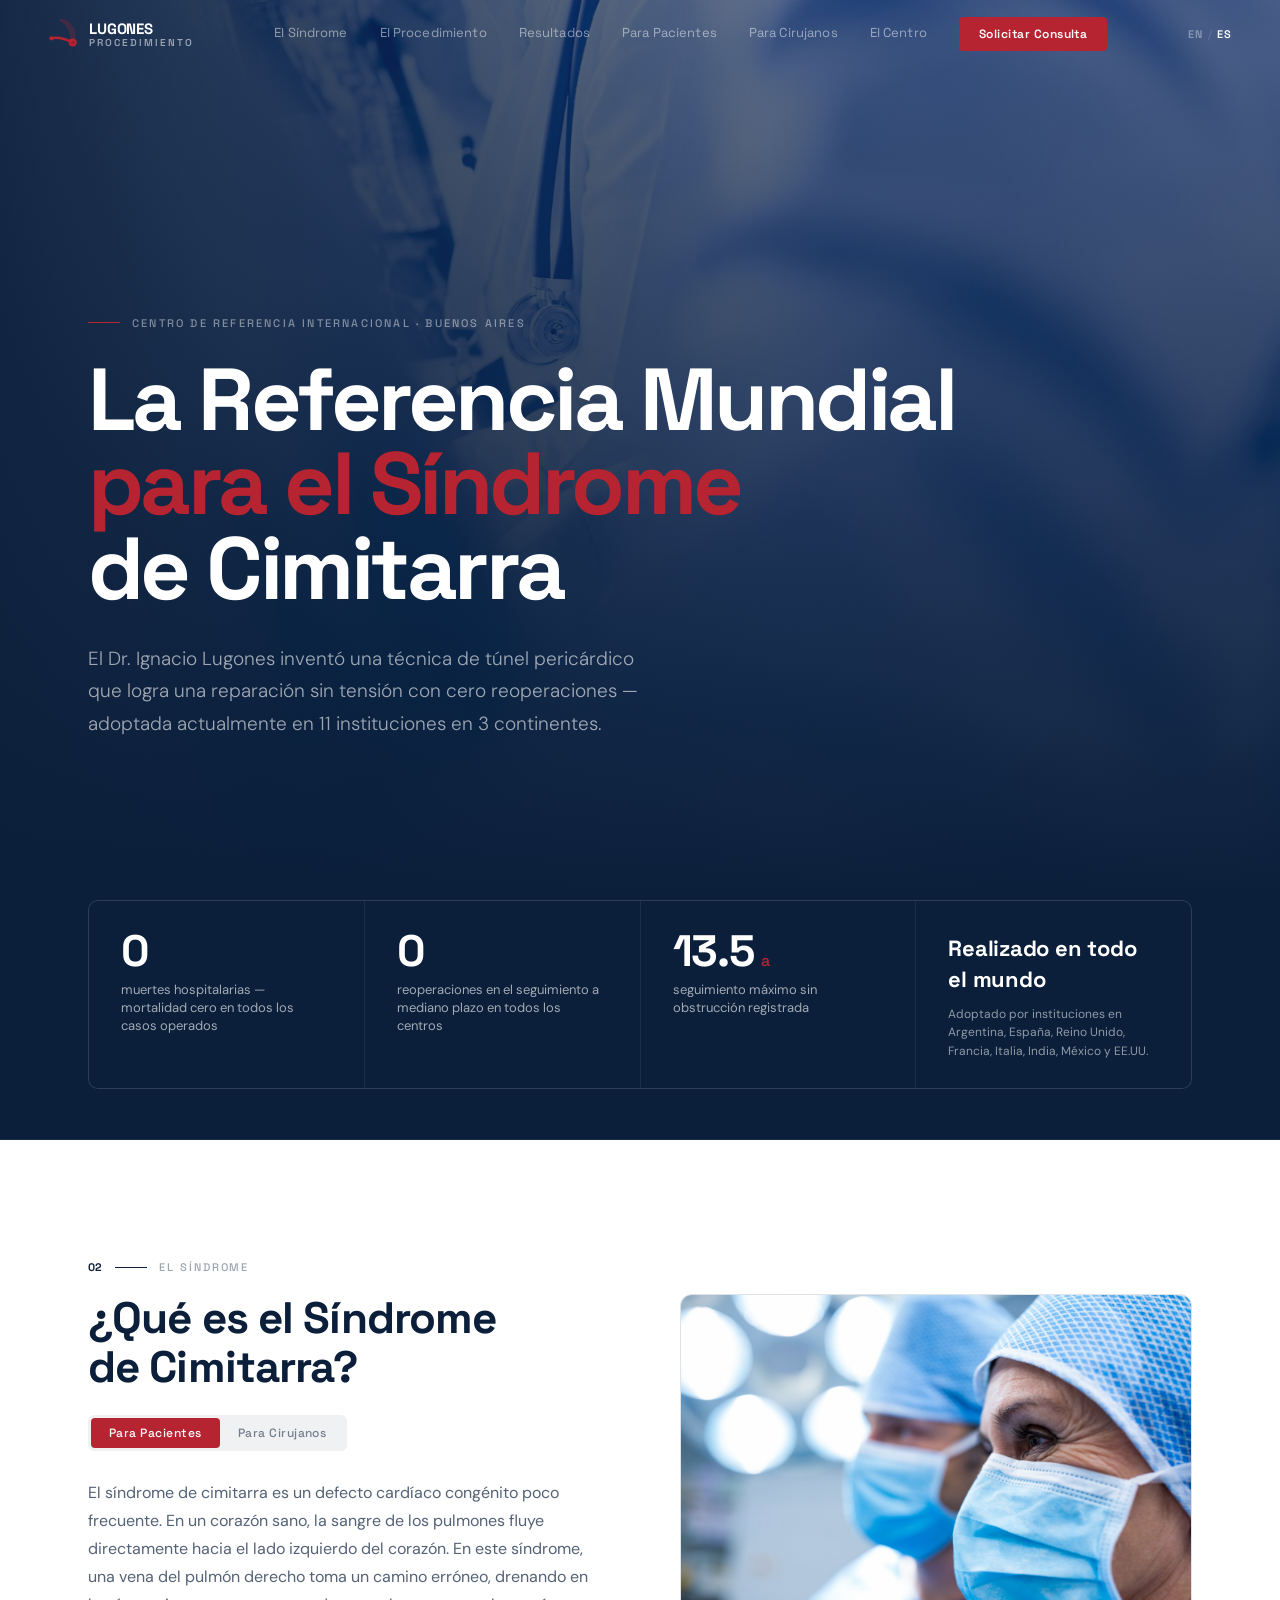
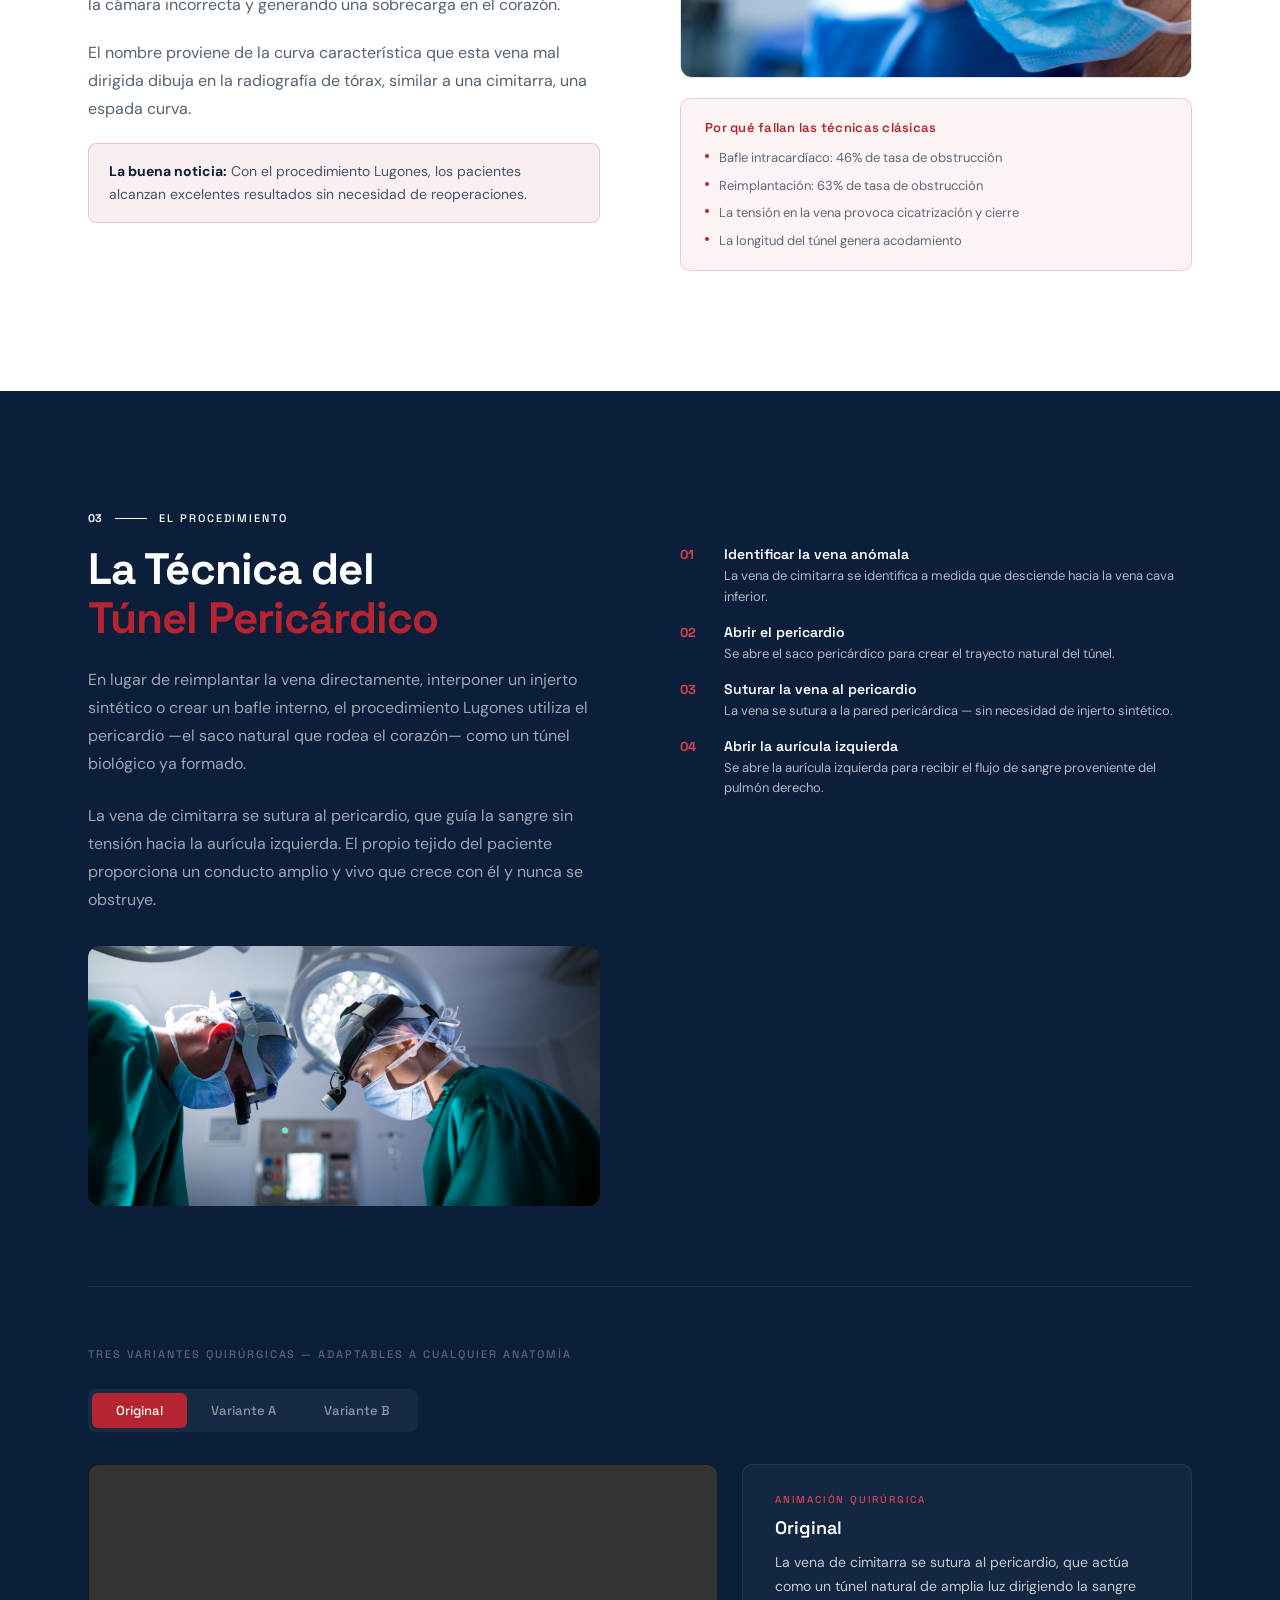
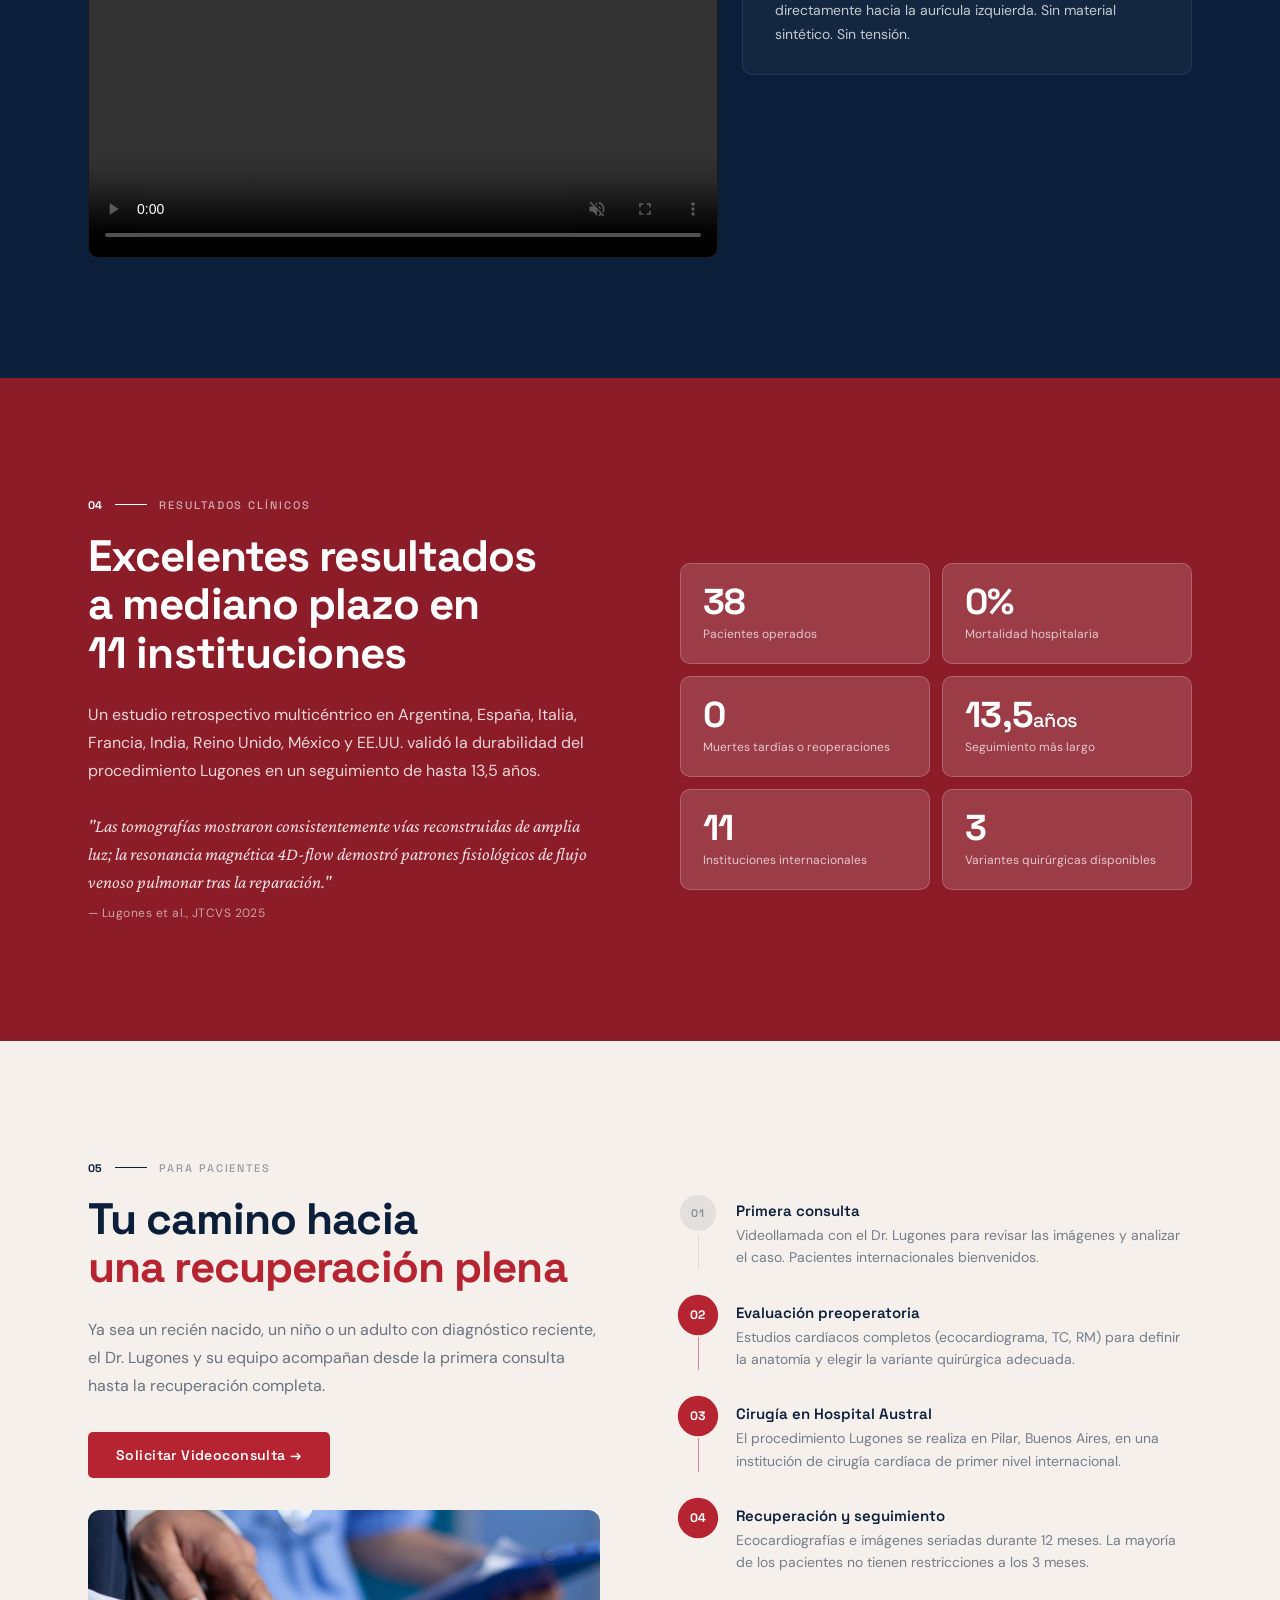
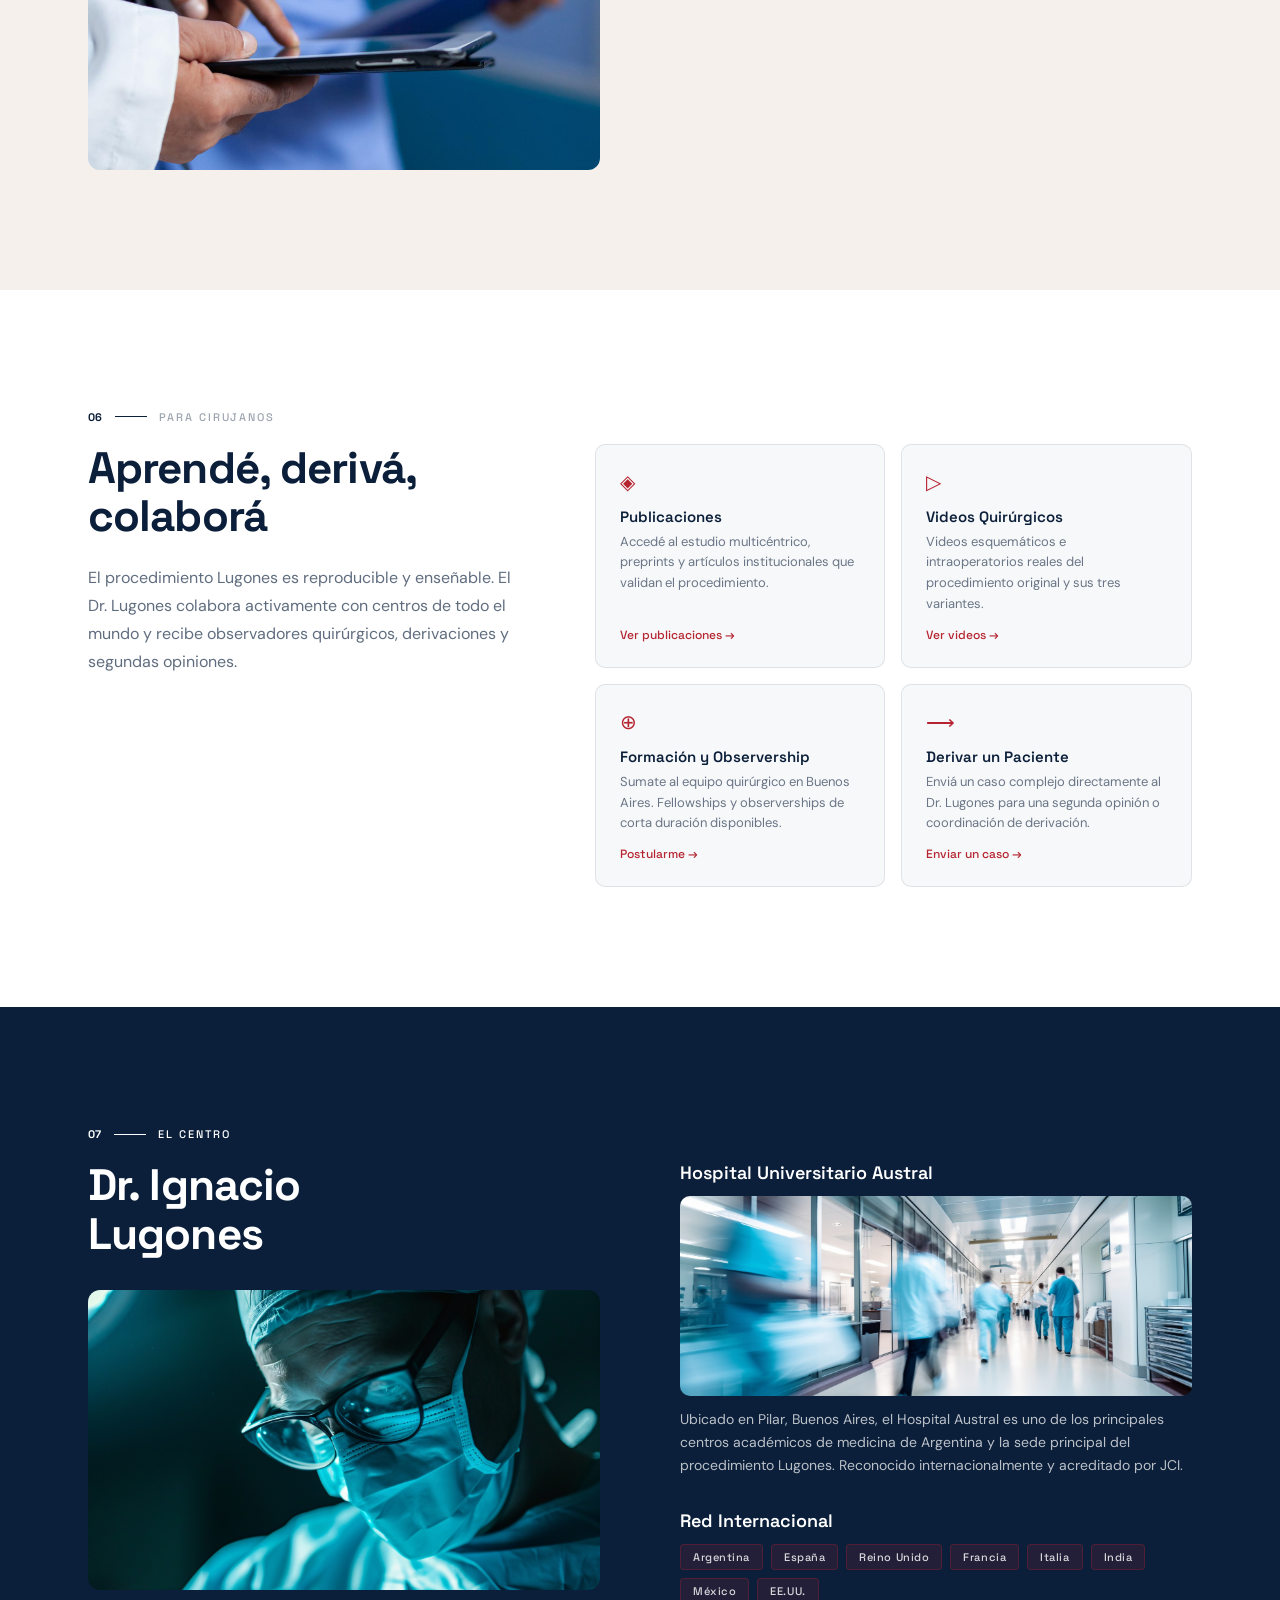
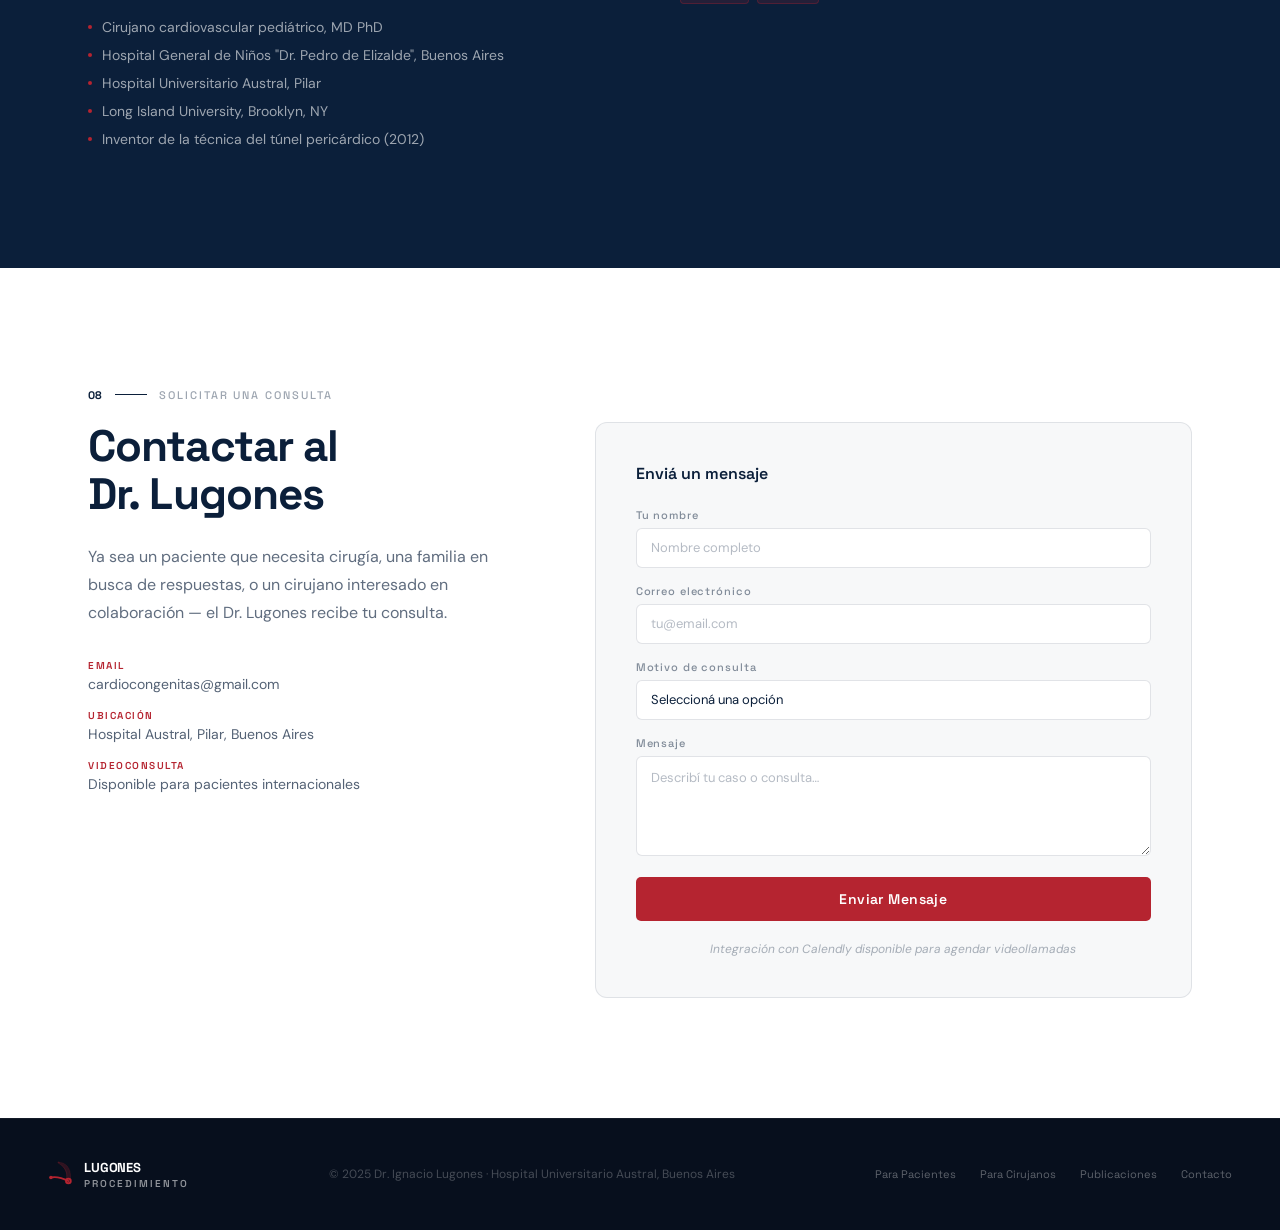
<file: es/index.html>
<!DOCTYPE html>
<html lang="es">
<head>
  <meta charset="UTF-8"/>
  <meta name="viewport" content="width=device-width, initial-scale=1.0"/>
  <title>El Procedimiento Lugones para el Síndrome de Cimitarra</title>
  <link rel="preconnect" href="https://fonts.googleapis.com"/>
  <link rel="preconnect" href="https://fonts.gstatic.com" crossorigin/>
  <link href="https://fonts.googleapis.com/css2?family=Space+Grotesk:wght@300;400;500;600;700&family=DM+Sans:ital,opsz,wght@0,9..40,300;0,9..40,400;0,9..40,500;1,9..40,300&family=Crimson+Pro:ital,wght@0,400;0,600;1,400&display=swap" rel="stylesheet"/>
  <link rel="stylesheet" href="../style.css"/>
  <style>
    /* ─── HERO ─── */
    #hero { min-height: 100vh; display: flex; align-items: flex-end; position: relative; overflow: hidden; }
    .hero-bg-img { position: absolute; inset: 0; background-image: url('../assets/6088.jpg'); background-size: cover; background-position: 60% center; z-index: 0; }
    .hero-bg-img::after { content: ''; position: absolute; inset: 0; background: linear-gradient(to top, rgba(11,31,58,1) 0%, rgba(11,31,58,0.82) 40%, rgba(11,31,58,0.55) 100%), linear-gradient(to right, rgba(11,31,58,0.85) 0%, rgba(11,31,58,0.1) 60%); }
    .hero-wrap { width: 100%; max-width: 1200px; margin: 0 auto; padding: 0 48px; position: relative; z-index: 1; }
    .hero-content { padding: 160px 0 80px; }
    .hero-eyebrow { display: flex; align-items: center; gap: 12px; margin-bottom: 28px; }
    .hero-eyebrow__line { width: 32px; height: 1px; background: var(--crimson); }
    .hero-eyebrow__text { font-weight: 500; font-size: 11px; letter-spacing: 0.2em; text-transform: uppercase; color: rgba(255,255,255,0.45); }
    .hero-content h1 { font-weight: 700; font-size: 88px; letter-spacing: -0.04em; line-height: 0.96; margin-bottom: 32px; color: var(--white); }
    .hero-content h1 span { color: var(--crimson); }
    .hero-desc { font-family: 'DM Sans', sans-serif; font-weight: 300; font-size: 19px; line-height: 1.7; color: rgba(255,255,255,0.6); max-width: 560px; margin-bottom: 80px; }

    /* ─── STATS STRIP ─── */
    #stats { background-color: #0b1f3ad9; border-bottom: 1px solid rgba(255,255,255,0.06); padding-bottom: 50px; }
    .stats-grid { display: grid; grid-template-columns: repeat(4, 1fr); gap: 1px; background: rgba(255,255,255,0.07); border: 1px solid rgba(255,255,255,0.07); border-radius: 10px; overflow: hidden; }
    .stat-card { background: var(--navy); padding: 28px 32px; }
    .stat-card__number { font-weight: 700; font-size: 44px; letter-spacing: -0.03em; color: var(--white); line-height: 1; }
    .stat-card__unit { font-weight: 500; font-size: 16px; color: var(--crimson); margin-left: 4px; }
    .stat-card__label { font-family: 'DM Sans', sans-serif; font-weight: 400; font-size: 13px; color: rgba(255,255,255,0.62); margin-top: 8px; line-height: 1.4; }
    .stat-card__row { display: flex; align-items: baseline; gap: 4px; }
    .stat-card__label--world { font-family: 'Space Grotesk', sans-serif; font-weight: 700; font-size: 22px; color: var(--white); letter-spacing: -0.01em; margin-bottom: 10px; margin-top: 4px; }
    .stat-card__sublabel { font-family: 'DM Sans', sans-serif; font-size: 12px; color: rgba(255,255,255,0.55); line-height: 1.55; }

    /* ─── SYNDROME ─── */
    #syndrome { background: #FFFFFF; padding: var(--section-py) 0; }
    #syndrome .section-label__text { color: rgba(11,31,58,0.4); }
    .syndrome-grid { display: grid; grid-template-columns: 1fr 1fr; gap: 80px; align-items: start; }
    #syndrome h2 { font-weight: 700; font-size: 44px; letter-spacing: -0.02em; line-height: 1.1; margin-bottom: 24px; color: var(--navy); }
    .toggle-bar { display: flex; background: rgba(11,31,58,0.06); border-radius: 6px; padding: 3px; width: fit-content; margin-bottom: 28px; }
    .toggle-btn { background: transparent; color: rgba(11,31,58,0.55); font-family: 'Space Grotesk', sans-serif; font-weight: 500; font-size: 12px; letter-spacing: 0.04em; padding: 7px 18px; border-radius: 4px; transition: all 0.2s; }
    .toggle-btn.active { background: var(--crimson); color: var(--white); }
    .syndrome-text { display: none; flex-direction: column; gap: 20px; }
    .syndrome-text.visible { display: flex; }
    .syndrome-text p { font-family: 'DM Sans', sans-serif; font-weight: 400; font-size: 16px; line-height: 1.75; color: rgba(11,31,58,0.7); }
    .syndrome-text .good-news { background: rgba(181,36,48,0.07); border: 1px solid rgba(181,36,48,0.2); border-radius: 8px; padding: 16px 20px; }
    .syndrome-text .good-news p { font-size: 14px; line-height: 1.65; color: rgba(11,31,58,0.75); }
    .syndrome-text .good-news strong { color: var(--navy); }
    .syndrome-diagram { background: rgba(11,31,58,0.03); border: 1px solid rgba(11,31,58,0.1); border-radius: 12px; aspect-ratio: 4/3; display: flex; flex-direction: column; align-items: center; justify-content: center; gap: 12px; margin-bottom: 20px; overflow: hidden; }
    .why-classical { background: rgba(181,36,48,0.05); border: 1px solid rgba(181,36,48,0.2); border-radius: 10px; padding: 20px 24px; }
    .why-classical__title { font-weight: 600; font-size: 13px; color: var(--crimson); margin-bottom: 12px; letter-spacing: 0.02em; }

    /* ─── PROCEDURE ─── */
    #procedure { background: var(--navy); padding: var(--section-py) 0; }
    .procedure-grid { display: grid; grid-template-columns: 1fr 1fr; gap: 80px; margin-bottom: 80px; }
    #procedure h2 { font-weight: 700; font-size: 44px; letter-spacing: -0.02em; line-height: 1.1; margin-bottom: 24px; }
    #procedure h2 span { color: var(--crimson); }
    #procedure p { font-family: 'DM Sans', sans-serif; font-weight: 400; font-size: 16px; line-height: 1.75; color: rgba(255,255,255,0.6); margin-bottom: 24px; }
    .steps { display: flex; flex-direction: column; gap: 16px; }
    .step { display: flex; gap: 16px; align-items: flex-start; }
    .step__num { font-weight: 700; font-size: 13px; color: #D94050; min-width: 28px; padding-top: 1px; }
    .step__title { font-weight: 600; font-size: 14px; color: var(--white); margin-bottom: 3px; }
    .step__desc { font-family: 'DM Sans', sans-serif; font-size: 13px; color: rgba(255,255,255,0.68); line-height: 1.55; }
    .variants-section { border-top: 1px solid rgba(255,255,255,0.07); padding-top: 60px; }
    .variants-caption { font-weight: 500; font-size: 11px; color: rgba(255,255,255,0.3); letter-spacing: 0.18em; text-transform: uppercase; margin-bottom: 28px; }
    .variants-toggle { display: flex; background: rgba(255,255,255,0.05); border-radius: 8px; padding: 4px; width: fit-content; margin-bottom: 32px; }
    .variant-btn { background: transparent; color: rgba(255,255,255,0.5); font-family: 'Space Grotesk', sans-serif; font-weight: 500; font-size: 13px; padding: 9px 24px; border-radius: 6px; transition: all 0.2s; }
    .variant-btn.active { background: var(--crimson); color: var(--white); }
    .variant-display { display: grid; grid-template-columns: 7fr 5fr; gap: 24px; align-items: start; }
    .variant-video { background: #000; border: 1px solid rgba(255,255,255,0.1); border-radius: 10px; overflow: hidden; aspect-ratio: 16/10; }
    .variant-video video { width: 100%; height: 100%; object-fit: cover; display: block; }
    .variant-info { background: rgba(255,255,255,0.04); border: 1px solid rgba(255,255,255,0.08); border-radius: 10px; padding: 28px 32px; }
    .variant-info__tag { font-weight: 500; font-size: 10px; color: #D94050; letter-spacing: 0.18em; text-transform: uppercase; margin-bottom: 10px; }
    .variant-info__title { font-weight: 600; font-size: 18px; color: var(--white); margin-bottom: 12px; }
    .variant-info__desc { font-family: 'DM Sans', sans-serif; font-size: 14px; color: rgba(255,255,255,0.75); line-height: 1.7; }

    /* ─── RESULTS ─── */
    #results { background: var(--crimson2); padding: var(--section-py) 0; }
    #results .section-label__text { color: rgba(255,255,255,0.62); }
    .results-grid { display: grid; grid-template-columns: 1fr 1fr; gap: 80px; align-items: center; }
    #results h2 { font-weight: 700; font-size: 44px; letter-spacing: -0.02em; line-height: 1.1; margin-bottom: 24px; }
    #results .lead { font-family: 'DM Sans', sans-serif; font-weight: 400; font-size: 16px; line-height: 1.75; color: rgba(255,255,255,0.82); margin-bottom: 28px; }
    .results-quote { font-family: 'Crimson Pro', serif; font-style: italic; font-size: 18px; color: rgba(255,255,255,0.85); line-height: 1.55; }
    .results-citation { font-family: 'DM Sans', sans-serif; font-size: 12px; color: rgba(255,255,255,0.6); margin-top: 8px; letter-spacing: 0.04em; }
    .results-stats { display: grid; grid-template-columns: 1fr 1fr; gap: 12px; }
    .results-stat { background: rgba(255,255,255,0.14); border: 1px solid rgba(255,255,255,0.2); border-radius: 10px; padding: 20px 22px; }
    .results-stat__num { font-weight: 700; font-size: 36px; letter-spacing: -0.02em; color: var(--white); line-height: 1; }
    .results-stat__label { font-family: 'DM Sans', sans-serif; font-weight: 400; font-size: 12px; color: rgba(255,255,255,0.72); margin-top: 6px; line-height: 1.4; }

    /* ─── PATIENTS ─── */
    #patients { background: var(--offwhite); padding: var(--section-py) 0; }
    #patients .section-label__text { color: rgba(11,31,58,0.4); }
    .patients-grid { display: grid; grid-template-columns: 1fr 1fr; gap: 80px; }
    #patients h2 { font-weight: 700; font-size: 44px; letter-spacing: -0.02em; line-height: 1.1; color: var(--navy); margin-bottom: 24px; }
    #patients h2 span { color: var(--crimson); }
    #patients .lead { font-family: 'DM Sans', sans-serif; font-weight: 400; font-size: 16px; line-height: 1.75; color: rgba(11,31,58,0.6); margin-bottom: 32px; }
    .timeline { display: flex; flex-direction: column; }
    .timeline-item { display: flex; gap: 20px; padding-bottom: 28px; }
    .timeline-left { display: flex; flex-direction: column; align-items: center; flex-shrink: 0; }
    .timeline-circle { width: 36px; height: 36px; border-radius: 50%; background: rgba(11,31,58,0.08); display: flex; align-items: center; justify-content: center; flex-shrink: 0; transition: background 0.4s ease, transform 0.4s ease; }
    .timeline-circle.accent { background: var(--crimson); transform: scale(1.12); }
    .timeline-circle__num { font-weight: 700; font-size: 11px; color: rgba(11,31,58,0.4); letter-spacing: 0.05em; transition: color 0.4s ease; }
    .timeline-circle.accent .timeline-circle__num { color: var(--white); }
    .timeline-line { width: 1px; flex: 1; background: rgba(11,31,58,0.1); margin-top: 4px; transition: background 0.5s ease 0.2s; }
    .timeline-line.filled { background: var(--crimson); opacity: 0.5; }
    .timeline-content { padding-top: 6px; }
    .timeline-title { font-weight: 600; font-size: 15px; color: var(--navy); margin-bottom: 4px; }
    .timeline-desc { font-family: 'DM Sans', sans-serif; font-size: 14px; color: rgba(11,31,58,0.55); line-height: 1.6; }

    /* ─── SURGEONS ─── */
    #surgeons { background: #FFFFFF; padding: var(--section-py) 0; }
    #surgeons .section-label__text { color: rgba(11,31,58,0.4); }
    .surgeons-grid { display: grid; grid-template-columns: 5fr 7fr; gap: 80px; }
    #surgeons h2 { font-weight: 700; font-size: 44px; letter-spacing: -0.02em; line-height: 1.1; margin-bottom: 24px; color: var(--navy); }
    #surgeons .lead { font-family: 'DM Sans', sans-serif; font-weight: 400; font-size: 16px; line-height: 1.75; color: rgba(11,31,58,0.65); }
    .surgeon-cards { display: grid; grid-template-columns: 1fr 1fr; gap: 16px; }
    .surgeon-card { background: rgba(11,31,58,0.03); border: 1px solid rgba(11,31,58,0.1); border-radius: 10px; padding: 24px; display: flex; flex-direction: column; gap: 12px; transition: border-color 0.2s, background 0.2s; }
    .surgeon-card:hover { background: rgba(11,31,58,0.05); border-color: rgba(181,36,48,0.2); }
    .surgeon-card__icon { font-size: 20px; color: var(--crimson); }
    .surgeon-card__title { font-weight: 600; font-size: 15px; color: var(--navy); margin-bottom: 6px; }
    .surgeon-card__desc { font-family: 'DM Sans', sans-serif; font-size: 13px; color: rgba(11,31,58,0.6); line-height: 1.6; }
    .surgeon-card__cta { font-weight: 500; font-size: 12px; color: var(--crimson); margin-top: auto; }

    /* ─── CENTER ─── */
    #center { background: var(--navy); padding: var(--section-py) 0; }
    .center-grid { display: grid; grid-template-columns: 1fr 1fr; gap: 80px; }
    #center h2 { font-weight: 700; font-size: 44px; letter-spacing: -0.02em; line-height: 1.1; margin-bottom: 32px; }
    .center-photo-wrap { border-radius: 12px; overflow: hidden; height: 300px; margin-bottom: 28px; }
    .bio-list { display: flex; flex-direction: column; gap: 10px; }
    .bio-item { display: flex; gap: 10px; align-items: flex-start; }
    .bio-text { font-family: 'DM Sans', sans-serif; font-size: 14px; color: rgba(255,255,255,0.6); }
    .center-right { display: flex; flex-direction: column; gap: 32px; }
    .center-block__title { font-weight: 600; font-size: 18px; color: var(--white); margin-bottom: 12px; }
    .hospital-img-wrap { border-radius: 10px; overflow: hidden; height: 200px; margin-bottom: 12px; }
    .section-img { width: 100%; height: 100%; object-fit: cover; display: block; }
    .center-desc { font-family: 'DM Sans', sans-serif; font-size: 14px; color: rgba(255,255,255,0.72); line-height: 1.65; }
    .country-tags { display: flex; flex-wrap: wrap; gap: 8px; }
    .country-tag { background: rgba(181,36,48,0.15); border: 1px solid rgba(181,36,48,0.3); border-radius: 4px; padding: 5px 12px; font-weight: 500; font-size: 11px; color: rgba(255,255,255,0.82); letter-spacing: 0.05em; }

    /* ─── CONTACT ─── */
    #contact { background: #FFFFFF; padding: var(--section-py) 0; }
    #contact .section-label__text { color: rgba(11,31,58,0.4); }
    .contact-grid { display: grid; grid-template-columns: 5fr 7fr; gap: 80px; }
    #contact h2 { font-weight: 700; font-size: 44px; letter-spacing: -0.02em; line-height: 1.1; margin-bottom: 24px; color: var(--navy); }
    #contact .lead { font-family: 'DM Sans', sans-serif; font-weight: 400; font-size: 16px; line-height: 1.75; color: rgba(11,31,58,0.65); margin-bottom: 32px; }
    .contact-info { display: flex; flex-direction: column; gap: 16px; }
    .contact-info-item__label { font-size: 10px; font-weight: 600; color: var(--crimson); letter-spacing: 0.15em; text-transform: uppercase; margin-bottom: 3px; }
    .contact-info-item__val { font-family: 'DM Sans', sans-serif; font-size: 14px; color: rgba(11,31,58,0.7); }
    .contact-form-wrap { background: rgba(11,31,58,0.03); border: 1px solid rgba(11,31,58,0.1); border-radius: 12px; padding: 40px; }
    .form-title { font-weight: 600; font-size: 16px; color: var(--navy); margin-bottom: 24px; }
    .form-fields { display: flex; flex-direction: column; gap: 16px; }
    .form-field__label { font-weight: 500; font-size: 11px; color: rgba(11,31,58,0.5); letter-spacing: 0.08em; margin-bottom: 6px; }
    .form-field input, .form-field select, .form-field textarea { width: 100%; background: #FFFFFF; border: 1px solid rgba(11,31,58,0.12); border-radius: 6px; font-family: 'DM Sans', sans-serif; font-size: 13px; color: var(--navy); outline: none; transition: border-color 0.2s; }
    .form-field input, .form-field select { height: 40px; padding: 0 14px; }
    .form-field select { appearance: none; cursor: pointer; }
    .form-field textarea { height: 100px; padding: 12px 14px; resize: vertical; }
    .form-field input:focus, .form-field select:focus, .form-field textarea:focus { border-color: var(--crimson); }
    .form-field input::placeholder, .form-field textarea::placeholder { color: rgba(11,31,58,0.3); }
    .form-submit { width: 100%; background: var(--crimson); color: var(--white); font-family: 'Space Grotesk', sans-serif; font-weight: 600; font-size: 14px; letter-spacing: 0.03em; padding: 13px 0; border-radius: 5px; cursor: pointer; transition: background 0.2s; border: none; }
    .form-submit:hover { background: var(--crimson2); }
    .form-note { font-family: 'DM Sans', sans-serif; font-size: 12px; color: rgba(11,31,58,0.35); text-align: center; font-style: italic; margin-top: 4px; }
    .patients-img-wrap { border-radius: 12px; overflow: hidden; height: 260px; margin-top: 32px; }
    .procedure-img-wrap { border-radius: 12px; overflow: hidden; height: 260px; margin-top: 32px; }

    /* ─── RESPONSIVE ─── */
    @media (max-width: 768px) {
      .hero-wrap { padding: 0 20px; }
      .hero-content { padding: 120px 0 60px; }
      .hero-content h1 { font-size: 44px; }
      .hero-desc { font-size: 16px; max-width: 100%; margin-bottom: 52px; }
      .stats-grid { grid-template-columns: 1fr 1fr; gap: 1px; }
      .stat-card { padding: 20px 18px; }
      .stat-card__number { font-size: 32px; }
      #syndrome h2, #procedure h2, #results h2, #patients h2, #surgeons h2, #center h2, #contact h2 { font-size: 32px; }
      .syndrome-grid { grid-template-columns: 1fr; gap: 40px; }
      .procedure-grid { grid-template-columns: 1fr; gap: 40px; margin-bottom: 48px; }
      .variant-display { grid-template-columns: 1fr; }
      .results-grid { grid-template-columns: 1fr; gap: 40px; }
      .results-stats { grid-template-columns: 1fr 1fr; gap: 10px; }
      .patients-grid { grid-template-columns: 1fr; gap: 40px; }
      .surgeons-grid { grid-template-columns: 1fr; gap: 36px; }
      .surgeon-cards { grid-template-columns: 1fr; }
      .center-grid { grid-template-columns: 1fr; gap: 48px; }
      .contact-grid { grid-template-columns: 1fr; gap: 40px; }
      .contact-form-wrap { padding: 24px 20px; }
    }
    @media (max-width: 480px) {
      .hero-content h1 { font-size: 36px; }
      #syndrome h2, #procedure h2, #results h2, #patients h2, #surgeons h2, #center h2, #contact h2 { font-size: 28px; }
      .stats-grid { grid-template-columns: 1fr 1fr; }
    }
  </style>
</head>
<body>

<!-- ─── NAV ─── -->
<nav id="nav">
  <a href="index.html" class="nav-logo">
    <svg viewBox="0 0 68 80" width="29" height="34" fill="none">
      <path d="M 30 7 C 46 5 66 20 64 50 C 63 55 61 58 58 60 C 55 62 52 61 50 58 C 48 55 52 50 52 44 C 52 28 38 14 32 11 C 30 10 28 8 30 7 Z" fill="#B52430" opacity="0.22"/>
      <path d="M 32 11 C 44 16 54 30 54 46" stroke="#B52430" stroke-width="1.5" stroke-linecap="round" opacity="0.35"/>
      <circle cx="58" cy="60" r="9.5" fill="#B52430"/>
      <circle cx="58" cy="60" r="3.5" fill="#0B1F3A"/>
      <path d="M 58 60 C 46 54 26 46 8 50" stroke="#B52430" stroke-width="5.5" stroke-linecap="round"/>
      <circle cx="8" cy="50" r="5" fill="#B52430"/>
      <circle cx="30" cy="7" r="3" fill="#B52430" opacity="0.28"/>
      <path d="M 30 7 C 46 5 66 20 64 50 C 63 55 61 58 58 60" stroke="#B52430" stroke-width="2.5" stroke-linecap="round" opacity="0.18"/>
    </svg>
    <div class="nav-logo__wordmark">
      <div class="nav-logo__name">LUGONES</div>
      <div class="nav-logo__sub">PROCEDIMIENTO</div>
    </div>
  </a>
  <div class="nav-links">
    <a href="#syndrome"  class="nav-link" data-section="syndrome">El Síndrome</a>
    <a href="#procedure" class="nav-link" data-section="procedure">El Procedimiento</a>
    <a href="#results"   class="nav-link" data-section="results">Resultados</a>
    <a href="#patients"  class="nav-link" data-section="patients">Para Pacientes</a>
    <a href="#surgeons"  class="nav-link" data-section="surgeons">Para Cirujanos</a>
    <a href="#center"    class="nav-link" data-section="center">El Centro</a>
    <a href="#contact" class="nav-cta">Solicitar Consulta</a>
  </div>
  <div class="nav-controls">
    <div class="lang-switch">
      <a href="../index.html" class="lang-btn">EN</a>
      <span class="lang-divider">/</span>
      <span class="lang-btn active">ES</span>
    </div>
    <button class="nav-hamburger" id="hamburger" onclick="toggleMenu()" aria-label="Abrir menú" aria-expanded="false">
      <span></span><span></span><span></span>
    </button>
  </div>
</nav>

<!-- ─── HERO ─── -->
<section id="hero" class="section">
  <div class="hero-bg-img"></div>
  <div class="hero-wrap">
    <div class="hero-content">
      <div class="hero-eyebrow">
        <div class="hero-eyebrow__line"></div>
        <div class="hero-eyebrow__text">Centro de Referencia Internacional · Buenos Aires</div>
      </div>
      <h1>
        La Referencia Mundial<br/>
        <span>para el Síndrome</span><br/>
        de Cimitarra
      </h1>
      <p class="hero-desc">
        El Dr. Ignacio Lugones inventó una técnica de túnel pericárdico que logra una reparación sin tensión con cero reoperaciones — adoptada actualmente en 11 instituciones en 3 continentes.
      </p>
    </div>
  </div>
</section>

<!-- ─── STATS STRIP ─── -->
<section id="stats">
  <div class="container">
    <div class="stats-grid">
      <div class="stat-card">
        <div class="stat-card__row"><div class="stat-card__number">0</div></div>
        <div class="stat-card__label">muertes hospitalarias — mortalidad cero en todos los casos operados</div>
      </div>
      <div class="stat-card">
        <div class="stat-card__row"><div class="stat-card__number">0</div></div>
        <div class="stat-card__label">reoperaciones en el seguimiento a mediano plazo en todos los centros</div>
      </div>
      <div class="stat-card">
        <div class="stat-card__row">
          <div class="stat-card__number">13.5</div>
          <div class="stat-card__unit">a</div>
        </div>
        <div class="stat-card__label">seguimiento máximo sin obstrucción registrada</div>
      </div>
      <div class="stat-card">
        <div class="stat-card__label stat-card__label--world">Realizado en todo el mundo</div>
        <div class="stat-card__sublabel">Adoptado por instituciones en Argentina, España, Reino Unido, Francia, Italia, India, México y EE.UU.</div>
      </div>
    </div>
  </div>
</section>

<!-- ─── EL SÍNDROME ─── -->
<section id="syndrome" class="section">
  <div class="container">
    <div class="section-label section-label--light">
      <div class="section-label__num">02</div>
      <div class="section-label__line"></div>
      <div class="section-label__text">El Síndrome</div>
    </div>
    <div class="syndrome-grid">
      <div>
        <h2>¿Qué es el Síndrome<br/>de Cimitarra?</h2>
        <div class="toggle-bar">
          <button class="toggle-btn active" data-view="patient" onclick="switchView('patient')">Para Pacientes</button>
          <button class="toggle-btn" data-view="surgeon" onclick="switchView('surgeon')">Para Cirujanos</button>
        </div>
        <div class="syndrome-text visible" id="view-patient">
          <p>El síndrome de cimitarra es un defecto cardíaco congénito poco frecuente. En un corazón sano, la sangre de los pulmones fluye directamente hacia el lado izquierdo del corazón. En este síndrome, una vena del pulmón derecho toma un camino erróneo, drenando en la cámara incorrecta y generando una sobrecarga en el corazón.</p>
          <p>El nombre proviene de la curva característica que esta vena mal dirigida dibuja en la radiografía de tórax, similar a una cimitarra, una espada curva.</p>
          <div class="good-news">
            <p><strong>La buena noticia:</strong> Con el procedimiento Lugones, los pacientes alcanzan excelentes resultados sin necesidad de reoperaciones.</p>
          </div>
        </div>
        <div class="syndrome-text" id="view-surgeon">
          <p>El síndrome de cimitarra se caracteriza por un retorno venoso pulmonar anómalo parcial del pulmón derecho, que drena habitualmente en la vena cava inferior. Se asocia frecuentemente con hipoplasia pulmonar derecha, dextroposición cardíaca, suministro arterial sistémico anómalo y comunicación interauricular.</p>
          <p>La reparación convencional —bafle intracardíaco o reimplantación— presenta altas tasas de obstrucción venosa pulmonar (46% y 63% respectivamente en grandes series). El procedimiento Lugones elude este problema mediante un túnel pericárdico autólogo, logrando una redirección de amplia luz y sin tensión.</p>
        </div>
      </div>
      <div>
        <div class="syndrome-diagram">
          <img src="../assets/img/2209.jpg" alt="Equipo quirúrgico" class="section-img"/>
        </div>
        <div class="why-classical">
          <div class="why-classical__title">Por qué fallan las técnicas clásicas</div>
          <div class="bullet-list">
            <div class="bullet-item"><div class="bullet-dot"></div><div class="bullet-text">Bafle intracardíaco: 46% de tasa de obstrucción</div></div>
            <div class="bullet-item"><div class="bullet-dot"></div><div class="bullet-text">Reimplantación: 63% de tasa de obstrucción</div></div>
            <div class="bullet-item"><div class="bullet-dot"></div><div class="bullet-text">La tensión en la vena provoca cicatrización y cierre</div></div>
            <div class="bullet-item"><div class="bullet-dot"></div><div class="bullet-text">La longitud del túnel genera acodamiento</div></div>
          </div>
        </div>
      </div>
    </div>
  </div>
</section>

<!-- ─── EL PROCEDIMIENTO ─── -->
<section id="procedure" class="section">
  <div class="container">
    <div class="section-label">
      <div class="section-label__num">03</div>
      <div class="section-label__line"></div>
      <div class="section-label__text">El Procedimiento</div>
    </div>
    <div class="procedure-grid">
      <div>
        <h2>La Técnica del<br/><span>Túnel Pericárdico</span></h2>
        <p>En lugar de reimplantar la vena directamente, interponer un injerto sintético o crear un bafle interno, el procedimiento Lugones utiliza el pericardio —el saco natural que rodea el corazón— como un túnel biológico ya formado.</p>
        <p>La vena de cimitarra se sutura al pericardio, que guía la sangre sin tensión hacia la aurícula izquierda. El propio tejido del paciente proporciona un conducto amplio y vivo que crece con él y nunca se obstruye.</p>
        <div class="procedure-img-wrap">
          <img src="../assets/img/64896.jpg" alt="Cirujanos operando" class="section-img"/>
        </div>
      </div>
      <div class="steps">
        <div class="step">
          <div class="step__num">01</div>
          <div>
            <div class="step__title">Identificar la vena anómala</div>
            <div class="step__desc">La vena de cimitarra se identifica a medida que desciende hacia la vena cava inferior.</div>
          </div>
        </div>
        <div class="step">
          <div class="step__num">02</div>
          <div>
            <div class="step__title">Abrir el pericardio</div>
            <div class="step__desc">Se abre el saco pericárdico para crear el trayecto natural del túnel.</div>
          </div>
        </div>
        <div class="step">
          <div class="step__num">03</div>
          <div>
            <div class="step__title">Suturar la vena al pericardio</div>
            <div class="step__desc">La vena se sutura a la pared pericárdica — sin necesidad de injerto sintético.</div>
          </div>
        </div>
        <div class="step">
          <div class="step__num">04</div>
          <div>
            <div class="step__title">Abrir la aurícula izquierda</div>
            <div class="step__desc">Se abre la aurícula izquierda para recibir el flujo de sangre proveniente del pulmón derecho.</div>
          </div>
        </div>
      </div>
    </div>
    <div class="variants-section">
      <div class="variants-caption">Tres variantes quirúrgicas — adaptables a cualquier anatomía</div>
      <div class="variants-toggle">
        <button class="variant-btn active" onclick="switchVariant(0)">Original</button>
        <button class="variant-btn" onclick="switchVariant(1)">Variante A</button>
        <button class="variant-btn" onclick="switchVariant(2)">Variante B</button>
      </div>
      <div class="variant-display">
        <div class="variant-video">
          <video id="variant-video" autoplay loop muted playsinline controls src="../assets/original.mp4"></video>
        </div>
        <div class="variant-info">
          <div class="variant-info__tag">Animación quirúrgica</div>
          <div class="variant-info__title" id="variant-title">Original</div>
          <div class="variant-info__desc" id="variant-desc">La vena de cimitarra se sutura al pericardio, que actúa como un túnel natural de amplia luz dirigiendo la sangre directamente hacia la aurícula izquierda. Sin material sintético. Sin tensión.</div>
        </div>
      </div>
    </div>
  </div>
</section>

<!-- ─── RESULTADOS ─── -->
<section id="results" class="section">
  <div class="container">
    <div class="section-label">
      <div class="section-label__num">04</div>
      <div class="section-label__line"></div>
      <div class="section-label__text">Resultados Clínicos</div>
    </div>
    <div class="results-grid">
      <div>
        <h2>Excelentes resultados<br/>a mediano plazo en<br/>11 instituciones</h2>
        <p class="lead">Un estudio retrospectivo multicéntrico en Argentina, España, Italia, Francia, India, Reino Unido, México y EE.UU. validó la durabilidad del procedimiento Lugones en un seguimiento de hasta 13,5 años.</p>
        <p class="results-quote">"Las tomografías mostraron consistentemente vías reconstruidas de amplia luz; la resonancia magnética 4D-flow demostró patrones fisiológicos de flujo venoso pulmonar tras la reparación."</p>
        <div class="results-citation">— Lugones et al., JTCVS 2025</div>
      </div>
      <div class="results-stats">
        <div class="results-stat"><div class="results-stat__num">38</div><div class="results-stat__label">Pacientes operados</div></div>
        <div class="results-stat"><div class="results-stat__num">0%</div><div class="results-stat__label">Mortalidad hospitalaria</div></div>
        <div class="results-stat"><div class="results-stat__num">0</div><div class="results-stat__label">Muertes tardías o reoperaciones</div></div>
        <div class="results-stat"><div class="results-stat__num">13,5<span style="font-size:20px;font-weight:500;">años</span></div><div class="results-stat__label">Seguimiento más largo</div></div>
        <div class="results-stat"><div class="results-stat__num">11</div><div class="results-stat__label">Instituciones internacionales</div></div>
        <div class="results-stat"><div class="results-stat__num">3</div><div class="results-stat__label">Variantes quirúrgicas disponibles</div></div>
      </div>
    </div>
  </div>
</section>

<!-- ─── PARA PACIENTES ─── -->
<section id="patients" class="section">
  <div class="container">
    <div class="section-label section-label--light">
      <div class="section-label__num">05</div>
      <div class="section-label__line"></div>
      <div class="section-label__text">Para Pacientes</div>
    </div>
    <div class="patients-grid">
      <div>
        <h2>Tu camino hacia<br/><span>una recuperación plena</span></h2>
        <p class="lead">Ya sea un recién nacido, un niño o un adulto con diagnóstico reciente, el Dr. Lugones y su equipo acompañan desde la primera consulta hasta la recuperación completa.</p>
        <a href="#contact" class="btn-primary">Solicitar Videoconsulta →</a>
        <div class="patients-img-wrap">
          <img src="../assets/img/31856.jpg" alt="Médico con paciente" class="section-img"/>
        </div>
      </div>
      <div class="timeline">
        <div class="timeline-item">
          <div class="timeline-left">
            <div class="timeline-circle"><div class="timeline-circle__num">01</div></div>
            <div class="timeline-line"></div>
          </div>
          <div class="timeline-content">
            <div class="timeline-title">Primera consulta</div>
            <div class="timeline-desc">Videollamada con el Dr. Lugones para revisar las imágenes y analizar el caso. Pacientes internacionales bienvenidos.</div>
          </div>
        </div>
        <div class="timeline-item">
          <div class="timeline-left">
            <div class="timeline-circle"><div class="timeline-circle__num">02</div></div>
            <div class="timeline-line"></div>
          </div>
          <div class="timeline-content">
            <div class="timeline-title">Evaluación preoperatoria</div>
            <div class="timeline-desc">Estudios cardíacos completos (ecocardiograma, TC, RM) para definir la anatomía y elegir la variante quirúrgica adecuada.</div>
          </div>
        </div>
        <div class="timeline-item">
          <div class="timeline-left">
            <div class="timeline-circle"><div class="timeline-circle__num">03</div></div>
            <div class="timeline-line"></div>
          </div>
          <div class="timeline-content">
            <div class="timeline-title">Cirugía en Hospital Austral</div>
            <div class="timeline-desc">El procedimiento Lugones se realiza en Pilar, Buenos Aires, en una institución de cirugía cardíaca de primer nivel internacional.</div>
          </div>
        </div>
        <div class="timeline-item">
          <div class="timeline-left">
            <div class="timeline-circle"><div class="timeline-circle__num">04</div></div>
          </div>
          <div class="timeline-content">
            <div class="timeline-title">Recuperación y seguimiento</div>
            <div class="timeline-desc">Ecocardiografías e imágenes seriadas durante 12 meses. La mayoría de los pacientes no tienen restricciones a los 3 meses.</div>
          </div>
        </div>
      </div>
    </div>
  </div>
</section>

<!-- ─── PARA CIRUJANOS ─── -->
<section id="surgeons" class="section">
  <div class="container">
    <div class="section-label section-label--light">
      <div class="section-label__num">06</div>
      <div class="section-label__line"></div>
      <div class="section-label__text">Para Cirujanos</div>
    </div>
    <div class="surgeons-grid">
      <div>
        <h2>Aprendé, derivá,<br/>colaborá</h2>
        <p class="lead">El procedimiento Lugones es reproducible y enseñable. El Dr. Lugones colabora activamente con centros de todo el mundo y recibe observadores quirúrgicos, derivaciones y segundas opiniones.</p>
      </div>
      <div class="surgeon-cards">
        <a href="publications.html" class="surgeon-card">
          <div class="surgeon-card__icon">◈</div>
          <div>
            <div class="surgeon-card__title">Publicaciones</div>
            <div class="surgeon-card__desc">Accedé al estudio multicéntrico, preprints y artículos institucionales que validan el procedimiento.</div>
          </div>
          <div class="surgeon-card__cta">Ver publicaciones →</div>
        </a>
        <a href="videos.html" class="surgeon-card">
          <div class="surgeon-card__icon">▷</div>
          <div>
            <div class="surgeon-card__title">Videos Quirúrgicos</div>
            <div class="surgeon-card__desc">Videos esquemáticos e intraoperatorios reales del procedimiento original y sus tres variantes.</div>
          </div>
          <div class="surgeon-card__cta">Ver videos →</div>
        </a>
        <a href="#contact" class="surgeon-card">
          <div class="surgeon-card__icon">⊕</div>
          <div>
            <div class="surgeon-card__title">Formación y Observership</div>
            <div class="surgeon-card__desc">Sumate al equipo quirúrgico en Buenos Aires. Fellowships y observerships de corta duración disponibles.</div>
          </div>
          <div class="surgeon-card__cta">Postularme →</div>
        </a>
        <a href="#contact" class="surgeon-card">
          <div class="surgeon-card__icon">⟶</div>
          <div>
            <div class="surgeon-card__title">Derivar un Paciente</div>
            <div class="surgeon-card__desc">Enviá un caso complejo directamente al Dr. Lugones para una segunda opinión o coordinación de derivación.</div>
          </div>
          <div class="surgeon-card__cta">Enviar un caso →</div>
        </a>
      </div>
    </div>
  </div>
</section>

<!-- ─── EL CENTRO ─── -->
<section id="center" class="section">
  <div class="container">
    <div class="section-label">
      <div class="section-label__num">07</div>
      <div class="section-label__line"></div>
      <div class="section-label__text">El Centro</div>
    </div>
    <div class="center-grid">
      <div>
        <h2>Dr. Ignacio<br/>Lugones</h2>
        <div class="center-photo-wrap">
          <img src="../assets/img/2151237457.jpg" alt="Dr. Ignacio Lugones" class="section-img"/>
        </div>
        <div class="bio-list">
          <div class="bio-item">
            <div class="bullet-dot" style="margin-top:7px;background:var(--crimson);"></div>
            <div class="bio-text">Cirujano cardiovascular pediátrico, MD PhD</div>
          </div>
          <div class="bio-item">
            <div class="bullet-dot" style="margin-top:7px;background:var(--crimson);"></div>
            <div class="bio-text">Hospital General de Niños "Dr. Pedro de Elizalde", Buenos Aires</div>
          </div>
          <div class="bio-item">
            <div class="bullet-dot" style="margin-top:7px;background:var(--crimson);"></div>
            <div class="bio-text">Hospital Universitario Austral, Pilar</div>
          </div>
          <div class="bio-item">
            <div class="bullet-dot" style="margin-top:7px;background:var(--crimson);"></div>
            <div class="bio-text">Long Island University, Brooklyn, NY</div>
          </div>
          <div class="bio-item">
            <div class="bullet-dot" style="margin-top:7px;background:var(--crimson);"></div>
            <div class="bio-text">Inventor de la técnica del túnel pericárdico (2012)</div>
          </div>
        </div>
      </div>
      <div class="center-right">
        <div>
          <div class="center-block__title">Hospital Universitario Austral</div>
          <div class="hospital-img-wrap">
            <img src="../assets/img/2150829891.jpg" alt="Hospital Universitario Austral" class="section-img"/>
          </div>
          <p class="center-desc">Ubicado en Pilar, Buenos Aires, el Hospital Austral es uno de los principales centros académicos de medicina de Argentina y la sede principal del procedimiento Lugones. Reconocido internacionalmente y acreditado por JCI.</p>
        </div>
        <div>
          <div class="center-block__title">Red Internacional</div>
          <div class="country-tags">
            <div class="country-tag">Argentina</div>
            <div class="country-tag">España</div>
            <div class="country-tag">Reino Unido</div>
            <div class="country-tag">Francia</div>
            <div class="country-tag">Italia</div>
            <div class="country-tag">India</div>
            <div class="country-tag">México</div>
            <div class="country-tag">EE.UU.</div>
          </div>
        </div>
      </div>
    </div>
  </div>
</section>

<!-- ─── CONTACTO ─── -->
<section id="contact" class="section">
  <div class="container">
    <div class="section-label section-label--light">
      <div class="section-label__num">08</div>
      <div class="section-label__line"></div>
      <div class="section-label__text">Solicitar una Consulta</div>
    </div>
    <div class="contact-grid">
      <div>
        <h2>Contactar al<br/>Dr. Lugones</h2>
        <p class="lead">Ya sea un paciente que necesita cirugía, una familia en busca de respuestas, o un cirujano interesado en colaboración — el Dr. Lugones recibe tu consulta.</p>
        <div class="contact-info">
          <div class="contact-info-item">
            <div class="contact-info-item__label">Email</div>
            <div class="contact-info-item__val">cardiocongenitas@gmail.com</div>
          </div>
          <div class="contact-info-item">
            <div class="contact-info-item__label">Ubicación</div>
            <div class="contact-info-item__val">Hospital Austral, Pilar, Buenos Aires</div>
          </div>
          <div class="contact-info-item">
            <div class="contact-info-item__label">Videoconsulta</div>
            <div class="contact-info-item__val">Disponible para pacientes internacionales</div>
          </div>
        </div>
      </div>
      <div class="contact-form-wrap">
        <div class="form-title">Enviá un mensaje</div>
        <form class="form-fields" onsubmit="handleSubmit(event)">
          <div class="form-field">
            <div class="form-field__label">Tu nombre</div>
            <input type="text" placeholder="Nombre completo" required/>
          </div>
          <div class="form-field">
            <div class="form-field__label">Correo electrónico</div>
            <input type="email" placeholder="tu@email.com" required/>
          </div>
          <div class="form-field">
            <div class="form-field__label">Motivo de consulta</div>
            <select required>
              <option value="" disabled selected>Seleccioná una opción</option>
              <option value="patient">Paciente</option>
              <option value="family">Familiar de un paciente</option>
              <option value="surgeon">Cirujano cardíaco</option>
              <option value="cardiologist">Cardiólogo / Cardiólogo pediátrico</option>
              <option value="other">Otro profesional de la salud</option>
              <option value="bibliography">Material bibliográfico</option>
            </select>
          </div>
          <div class="form-field">
            <div class="form-field__label">Mensaje</div>
            <textarea placeholder="Describí tu caso o consulta…"></textarea>
          </div>
          <button type="submit" class="form-submit">Enviar Mensaje</button>
          <div class="form-note">Integración con Calendly disponible para agendar videollamadas</div>
        </form>
      </div>
    </div>
  </div>
</section>

<!-- ─── FOOTER ─── -->
<footer>
  <div class="footer-inner">
    <div class="footer-logo">
      <svg viewBox="0 0 68 80" width="24" height="28" fill="none">
        <path d="M 30 7 C 46 5 66 20 64 50 C 63 55 61 58 58 60 C 55 62 52 61 50 58 C 48 55 52 50 52 44 C 52 28 38 14 32 11 C 30 10 28 8 30 7 Z" fill="#B52430" opacity="0.22"/>
        <path d="M 32 11 C 44 16 54 30 54 46" stroke="#B52430" stroke-width="1.5" stroke-linecap="round" opacity="0.35"/>
        <circle cx="58" cy="60" r="9.5" fill="#B52430"/>
        <circle cx="58" cy="60" r="3.5" fill="#070F1D"/>
        <path d="M 58 60 C 46 54 26 46 8 50" stroke="#B52430" stroke-width="5.5" stroke-linecap="round"/>
        <circle cx="8" cy="50" r="5" fill="#B52430"/>
        <circle cx="30" cy="7" r="3" fill="#B52430" opacity="0.28"/>
        <path d="M 30 7 C 46 5 66 20 64 50 C 63 55 61 58 58 60" stroke="#B52430" stroke-width="2.5" stroke-linecap="round" opacity="0.18"/>
      </svg>
      <div>
        <div class="footer-logo__name">LUGONES</div>
        <div class="footer-logo__sub">PROCEDIMIENTO</div>
      </div>
    </div>
    <div class="footer-copy">© 2025 Dr. Ignacio Lugones · Hospital Universitario Austral, Buenos Aires</div>
    <div class="footer-links">
      <a href="#patients"  class="footer-link">Para Pacientes</a>
      <a href="#surgeons"  class="footer-link">Para Cirujanos</a>
      <a href="publications.html" class="footer-link">Publicaciones</a>
      <a href="#contact"   class="footer-link">Contacto</a>
    </div>
  </div>
</footer>

<script src="../main.js"></script>
<script>
  const nav = document.getElementById('nav');
  window.addEventListener('scroll', () => {
    nav.classList.toggle('scrolled', window.scrollY > 60);
  }, { passive: true });

  const sections = document.querySelectorAll('section[id]');
  const navLinks = document.querySelectorAll('.nav-link[data-section]');
  const observer = new IntersectionObserver(entries => {
    entries.forEach(e => {
      if (e.isIntersecting) {
        const id = e.target.id;
        navLinks.forEach(l => l.classList.toggle('active', l.dataset.section === id));
      }
    });
  }, { threshold: 0.35 });
  sections.forEach(s => observer.observe(s));

  function switchView(view) {
    document.querySelectorAll('.toggle-btn').forEach(b => b.classList.toggle('active', b.dataset.view === view));
    document.getElementById('view-patient').classList.toggle('visible', view === 'patient');
    document.getElementById('view-surgeon').classList.toggle('visible', view === 'surgeon');
  }

  const variants = [
    { label: 'Original',    src: '../assets/original.mp4', desc: 'La vena de cimitarra se sutura al pericardio, que actúa como un túnel natural de amplia luz dirigiendo la sangre directamente hacia la aurícula izquierda. Sin material sintético. Sin tensión.' },
    { label: 'Variante A',  src: '../assets/VarianteA.mp4',        desc: 'Reposicionamiento del tabique auricular para casos en que el corazón está rotado hacia la derecha —ocultando la aurícula izquierda— y el paciente no tiene una comunicación interauricular.' },
    { label: 'Variante B',  src: '../assets/VarianteB.mp4',        desc: 'Se utiliza un colgajo pericárdico interauricular cuando el corazón está rotado hacia la derecha y además existe una comunicación interauricular amplia.' },
  ];
  function switchVariant(i) {
    document.querySelectorAll('.variant-btn').forEach((b, idx) => b.classList.toggle('active', idx === i));
    const video = document.getElementById('variant-video');
    video.src = variants[i].src;
    video.play();
    document.getElementById('variant-title').textContent = variants[i].label;
    document.getElementById('variant-desc').textContent  = variants[i].desc;
  }

  function handleSubmit(e) {
    e.preventDefault();
    const btn = e.target.querySelector('.form-submit');
    btn.textContent = 'Mensaje enviado ✓';
    btn.style.background = '#2a7a4b';
    btn.disabled = true;
    setTimeout(() => {
      btn.textContent = 'Enviar Mensaje';
      btn.style.background = '';
      btn.disabled = false;
      e.target.reset();
    }, 3000);
  }

  const timelineObserver = new IntersectionObserver(entries => {
    entries.forEach(e => {
      if (e.isIntersecting) {
        e.target.querySelector('.timeline-circle').classList.add('accent');
        const line = e.target.querySelector('.timeline-line');
        if (line) line.classList.add('filled');
      }
    });
  }, { threshold: 0.6, rootMargin: '0px 0px -60px 0px' });
  document.querySelectorAll('.timeline-item').forEach(item => timelineObserver.observe(item));
</script>
</body>
</html>
</file>
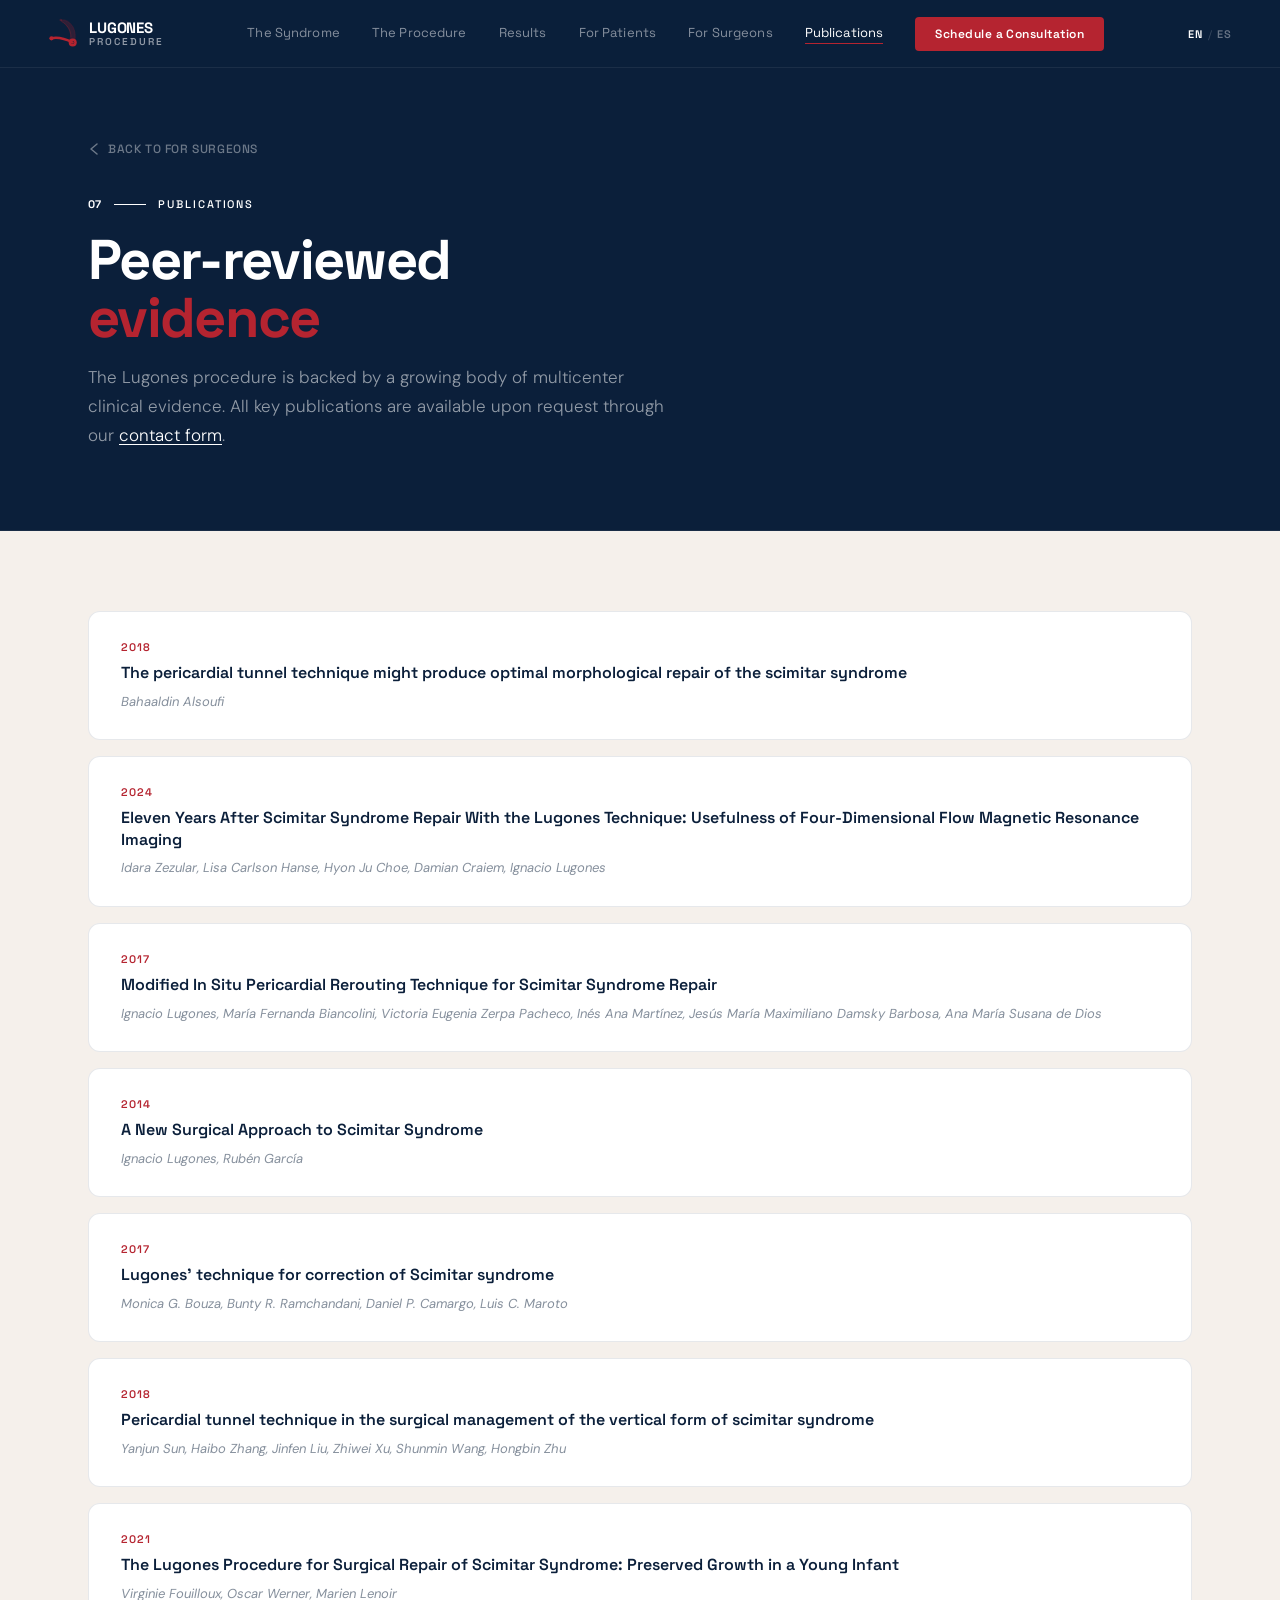
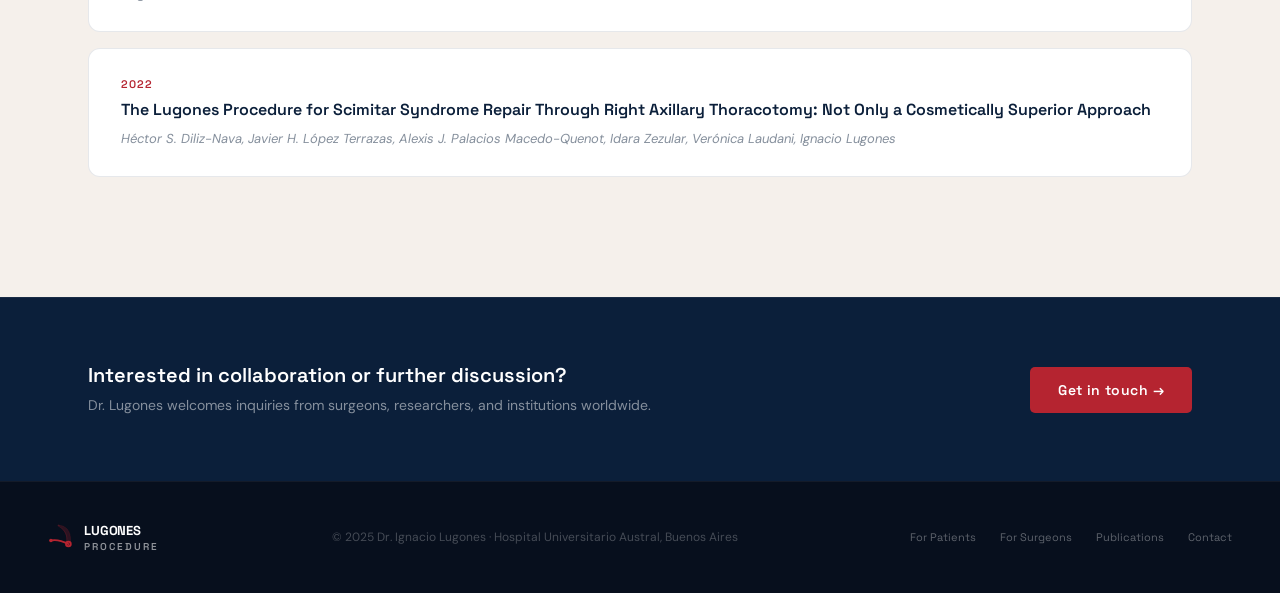
<file: publications.html>
<!DOCTYPE html>
<html lang="en">
<head>
  <meta charset="UTF-8"/>
  <meta name="viewport" content="width=device-width, initial-scale=1.0"/>
  <title>Publications — The Lugones Procedure</title>
  <link rel="preconnect" href="https://fonts.googleapis.com"/>
  <link rel="preconnect" href="https://fonts.gstatic.com" crossorigin/>
  <link href="https://fonts.googleapis.com/css2?family=Space+Grotesk:wght@300;400;500;600;700&family=DM+Sans:ital,opsz,wght@0,9..40,300;0,9..40,400;0,9..40,500;1,9..40,300&family=Crimson+Pro:ital,wght@0,400;0,600;1,400&display=swap" rel="stylesheet"/>
  <link rel="stylesheet" href="style.css"/>
  <style>
    .pub-section { background: var(--offwhite); padding: 80px 0 120px; }
    .pub-list { display: flex; flex-direction: column; gap: 16px; }
    .pub-card {
      background: #FFFFFF;
      border: 1px solid rgba(11,31,58,0.1);
      border-radius: 12px;
      padding: 28px 32px;
      transition: border-color 0.2s, box-shadow 0.2s;
    }
    .pub-card:hover { border-color: rgba(181,36,48,0.25); box-shadow: 0 4px 24px rgba(11,31,58,0.06); }
    .pub-card__year { font-weight: 600; font-size: 11px; color: var(--crimson); letter-spacing: 0.08em; margin-bottom: 8px; }
    .pub-card__title { font-weight: 600; font-size: 16px; color: var(--navy); line-height: 1.35; margin-bottom: 8px; }
    .pub-card__authors { font-family: 'DM Sans', sans-serif; font-size: 13px; color: rgba(11,31,58,0.5); font-style: italic; line-height: 1.5; }

    .contact-banner { background: var(--navy); border-top: 1px solid rgba(255,255,255,0.06); padding: 64px 0; }
    .contact-banner__inner { display: flex; align-items: center; justify-content: space-between; gap: 40px; }
    .contact-banner__title { font-weight: 600; font-size: 20px; color: #fff; margin-bottom: 6px; }
    .contact-banner__desc { font-family: 'DM Sans', sans-serif; font-size: 14px; color: rgba(255,255,255,0.5); line-height: 1.6; }

    @media (max-width: 768px) {
      .pub-card { padding: 20px; }
      .pub-card__title { font-size: 15px; }
      .contact-banner__inner { flex-direction: column; gap: 20px; align-items: flex-start; }
    }
  </style>
</head>
<body>

<!-- ─── NAV ─── -->
<nav id="nav" class="scrolled">
  <a href="index.html" class="nav-logo">
    <svg viewBox="0 0 68 80" width="29" height="34" fill="none">
      <path d="M 30 7 C 46 5 66 20 64 50 C 63 55 61 58 58 60 C 55 62 52 61 50 58 C 48 55 52 50 52 44 C 52 28 38 14 32 11 C 30 10 28 8 30 7 Z" fill="#B52430" opacity="0.22"/>
      <path d="M 32 11 C 44 16 54 30 54 46" stroke="#B52430" stroke-width="1.5" stroke-linecap="round" opacity="0.35"/>
      <circle cx="58" cy="60" r="9.5" fill="#B52430"/>
      <circle cx="58" cy="60" r="3.5" fill="#0B1F3A"/>
      <path d="M 58 60 C 46 54 26 46 8 50" stroke="#B52430" stroke-width="5.5" stroke-linecap="round"/>
      <circle cx="8" cy="50" r="5" fill="#B52430"/>
      <circle cx="30" cy="7" r="3" fill="#B52430" opacity="0.28"/>
      <path d="M 30 7 C 46 5 66 20 64 50 C 63 55 61 58 58 60" stroke="#B52430" stroke-width="2.5" stroke-linecap="round" opacity="0.18"/>
    </svg>
    <div class="nav-logo__wordmark">
      <div class="nav-logo__name">LUGONES</div>
      <div class="nav-logo__sub">PROCEDURE</div>
    </div>
  </a>
  <div class="nav-links">
    <a href="index.html#syndrome"  class="nav-link">The Syndrome</a>
    <a href="index.html#procedure" class="nav-link">The Procedure</a>
    <a href="index.html#results"   class="nav-link">Results</a>
    <a href="index.html#patients"  class="nav-link">For Patients</a>
    <a href="index.html#surgeons"  class="nav-link">For Surgeons</a>
    <a href="publications.html"    class="nav-link active">Publications</a>
    <a href="index.html#contact" class="nav-cta">Schedule a Consultation</a>
  </div>
  <div class="nav-controls">
    <div class="lang-switch">
      <span class="lang-btn active">EN</span>
      <span class="lang-divider">/</span>
      <a href="es/publications.html" class="lang-btn">ES</a>
    </div>
    <button class="nav-hamburger" id="hamburger" onclick="toggleMenu()" aria-label="Toggle menu" aria-expanded="false">
      <span></span><span></span><span></span>
    </button>
  </div>
</nav>

<!-- ─── PAGE HEADER ─── -->
<div class="page-header">
  <div class="container">
    <a href="index.html#surgeons" class="back-link">
      <svg width="14" height="14" viewBox="0 0 14 14" fill="none"><path d="M9 2L3 7l6 5" stroke="currentColor" stroke-width="1.5" stroke-linecap="round" stroke-linejoin="round"/></svg>
      Back to For Surgeons
    </a>
    <div class="section-label">
      <div class="section-label__num">07</div>
      <div class="section-label__line"></div>
      <div class="section-label__text">Publications</div>
    </div>
    <h1>Peer-reviewed<br/><span>evidence</span></h1>
    <p class="page-header__desc">The Lugones procedure is backed by a growing body of multicenter clinical evidence. All key publications are available upon request through our <a href="index.html#contact">contact form</a>.</p>
  </div>
</div>

<!-- ─── PUBLICATIONS LIST ─── -->
<section class="pub-section">
  <div class="container">
    <div class="pub-list">

      <div class="pub-card">
        <div class="pub-card__year">2018</div>
        <div class="pub-card__title">The pericardial tunnel technique might produce optimal morphological repair of the scimitar syndrome</div>
        <div class="pub-card__authors">Bahaaldin Alsoufi</div>
      </div>

      <div class="pub-card">
        <div class="pub-card__year">2024</div>
        <div class="pub-card__title">Eleven Years After Scimitar Syndrome Repair With the Lugones Technique: Usefulness of Four-Dimensional Flow Magnetic Resonance Imaging</div>
        <div class="pub-card__authors">Idara Zezular, Lisa Carlson Hanse, Hyon Ju Choe, Damian Craiem, Ignacio Lugones</div>
      </div>

      <div class="pub-card">
        <div class="pub-card__year">2017</div>
        <div class="pub-card__title">Modified In Situ Pericardial Rerouting Technique for Scimitar Syndrome Repair</div>
        <div class="pub-card__authors">Ignacio Lugones, María Fernanda Biancolini, Victoria Eugenia Zerpa Pacheco, Inés Ana Martínez, Jesús María Maximiliano Damsky Barbosa, Ana María Susana de Dios</div>
      </div>

      <div class="pub-card">
        <div class="pub-card__year">2014</div>
        <div class="pub-card__title">A New Surgical Approach to Scimitar Syndrome</div>
        <div class="pub-card__authors">Ignacio Lugones, Rubén García</div>
      </div>

      <div class="pub-card">
        <div class="pub-card__year">2017</div>
        <div class="pub-card__title">Lugones' technique for correction of Scimitar syndrome</div>
        <div class="pub-card__authors">Monica G. Bouza, Bunty R. Ramchandani, Daniel P. Camargo, Luis C. Maroto</div>
      </div>

      <div class="pub-card">
        <div class="pub-card__year">2018</div>
        <div class="pub-card__title">Pericardial tunnel technique in the surgical management of the vertical form of scimitar syndrome</div>
        <div class="pub-card__authors">Yanjun Sun, Haibo Zhang, Jinfen Liu, Zhiwei Xu, Shunmin Wang, Hongbin Zhu</div>
      </div>

      <div class="pub-card">
        <div class="pub-card__year">2021</div>
        <div class="pub-card__title">The Lugones Procedure for Surgical Repair of Scimitar Syndrome: Preserved Growth in a Young Infant</div>
        <div class="pub-card__authors">Virginie Fouilloux, Oscar Werner, Marien Lenoir</div>
      </div>

      <div class="pub-card">
        <div class="pub-card__year">2022</div>
        <div class="pub-card__title">The Lugones Procedure for Scimitar Syndrome Repair Through Right Axillary Thoracotomy: Not Only a Cosmetically Superior Approach</div>
        <div class="pub-card__authors">Héctor S. Diliz-Nava, Javier H. López Terrazas, Alexis J. Palacios Macedo-Quenot, Idara Zezular, Verónica Laudani, Ignacio Lugones</div>
      </div>

    </div>
  </div>
</section>

<!-- ─── CONTACT BANNER ─── -->
<div class="contact-banner">
  <div class="container">
    <div class="contact-banner__inner">
      <div>
        <div class="contact-banner__title">Interested in collaboration or further discussion?</div>
        <div class="contact-banner__desc">Dr. Lugones welcomes inquiries from surgeons, researchers, and institutions worldwide.</div>
      </div>
      <a href="index.html#contact" class="btn-primary">Get in touch →</a>
    </div>
  </div>
</div>

<!-- ─── FOOTER ─── -->
<footer>
  <div class="footer-inner">
    <div class="footer-logo">
      <svg viewBox="0 0 68 80" width="24" height="28" fill="none">
        <path d="M 30 7 C 46 5 66 20 64 50 C 63 55 61 58 58 60 C 55 62 52 61 50 58 C 48 55 52 50 52 44 C 52 28 38 14 32 11 C 30 10 28 8 30 7 Z" fill="#B52430" opacity="0.22"/>
        <path d="M 32 11 C 44 16 54 30 54 46" stroke="#B52430" stroke-width="1.5" stroke-linecap="round" opacity="0.35"/>
        <circle cx="58" cy="60" r="9.5" fill="#B52430"/>
        <circle cx="58" cy="60" r="3.5" fill="#070F1D"/>
        <path d="M 58 60 C 46 54 26 46 8 50" stroke="#B52430" stroke-width="5.5" stroke-linecap="round"/>
        <circle cx="8" cy="50" r="5" fill="#B52430"/>
        <circle cx="30" cy="7" r="3" fill="#B52430" opacity="0.28"/>
        <path d="M 30 7 C 46 5 66 20 64 50 C 63 55 61 58 58 60" stroke="#B52430" stroke-width="2.5" stroke-linecap="round" opacity="0.18"/>
      </svg>
      <div>
        <div class="footer-logo__name">LUGONES</div>
        <div class="footer-logo__sub">PROCEDURE</div>
      </div>
    </div>
    <div class="footer-copy">© 2025 Dr. Ignacio Lugones · Hospital Universitario Austral, Buenos Aires</div>
    <div class="footer-links">
      <a href="index.html#patients"  class="footer-link">For Patients</a>
      <a href="index.html#surgeons"  class="footer-link">For Surgeons</a>
      <a href="publications.html"    class="footer-link">Publications</a>
      <a href="index.html#contact"   class="footer-link">Contact</a>
    </div>
  </div>
</footer>

<script src="main.js"></script>
</body>
</html>
</file>
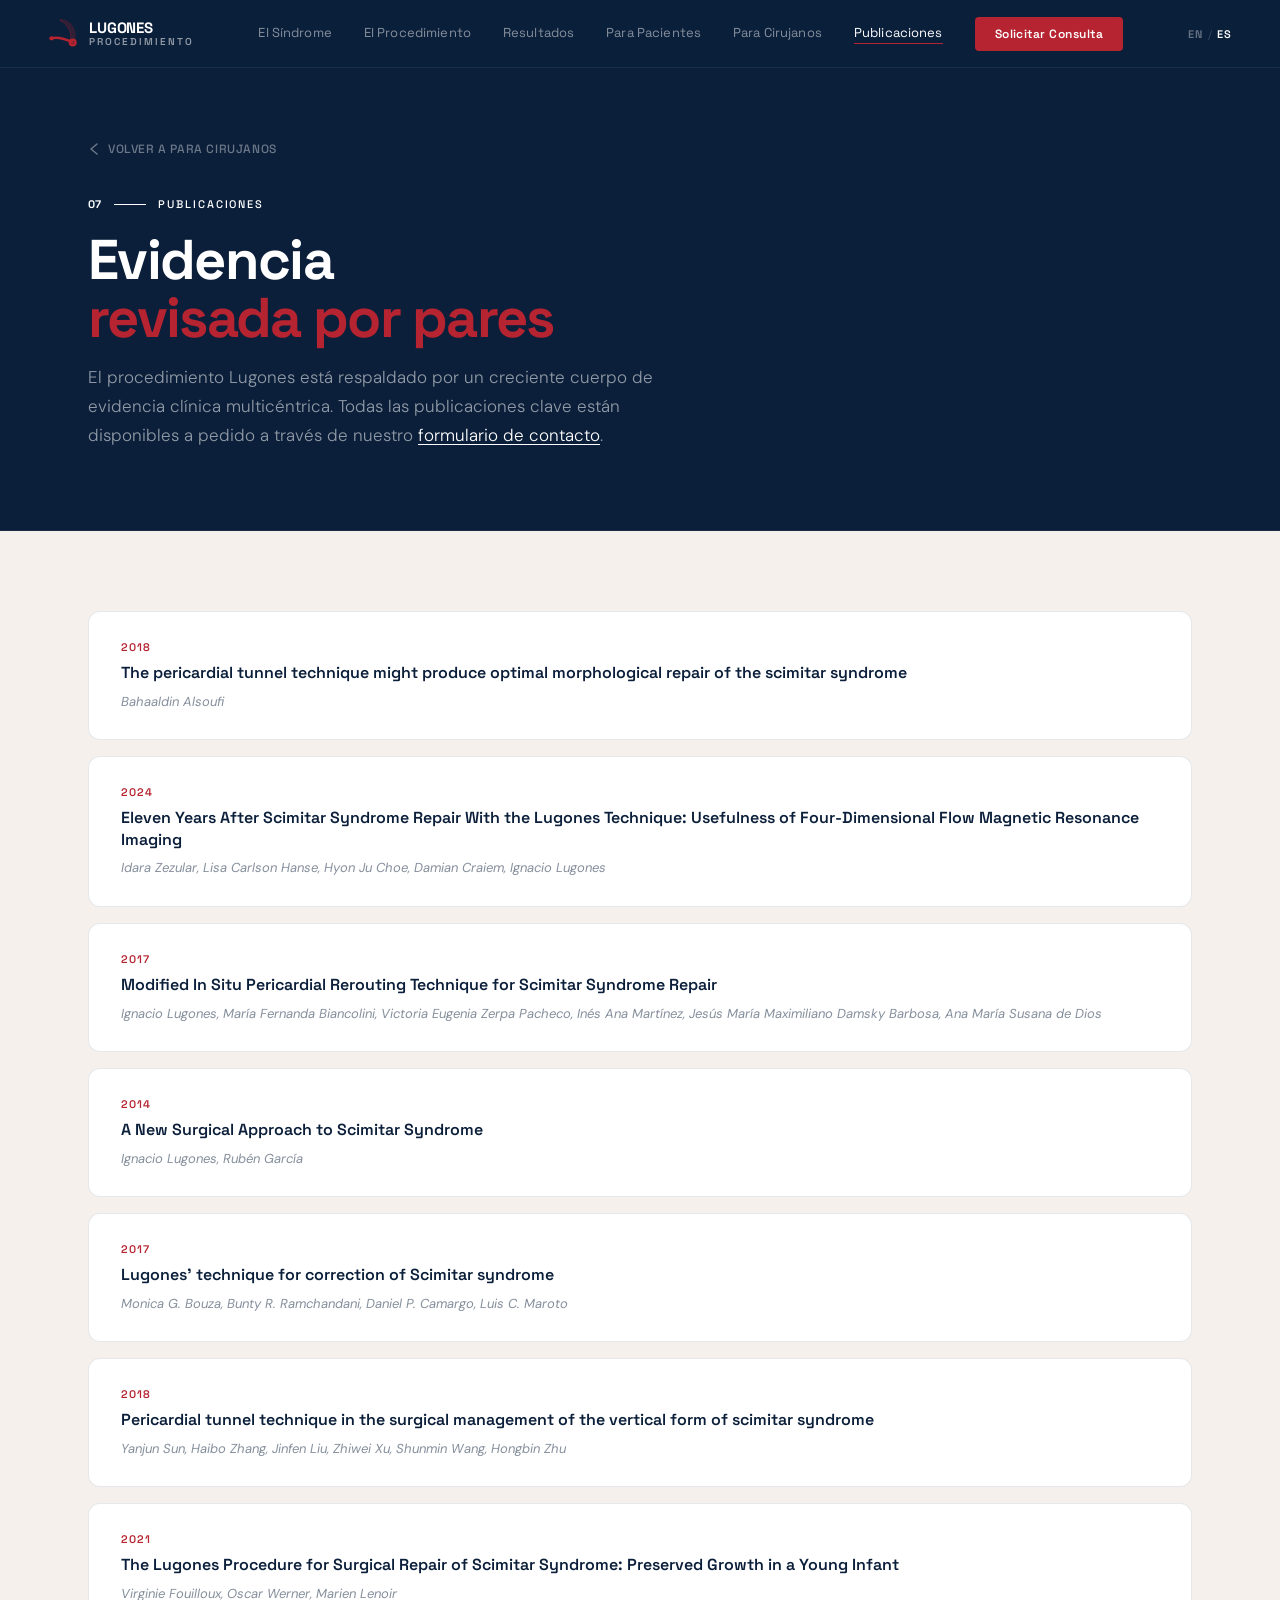
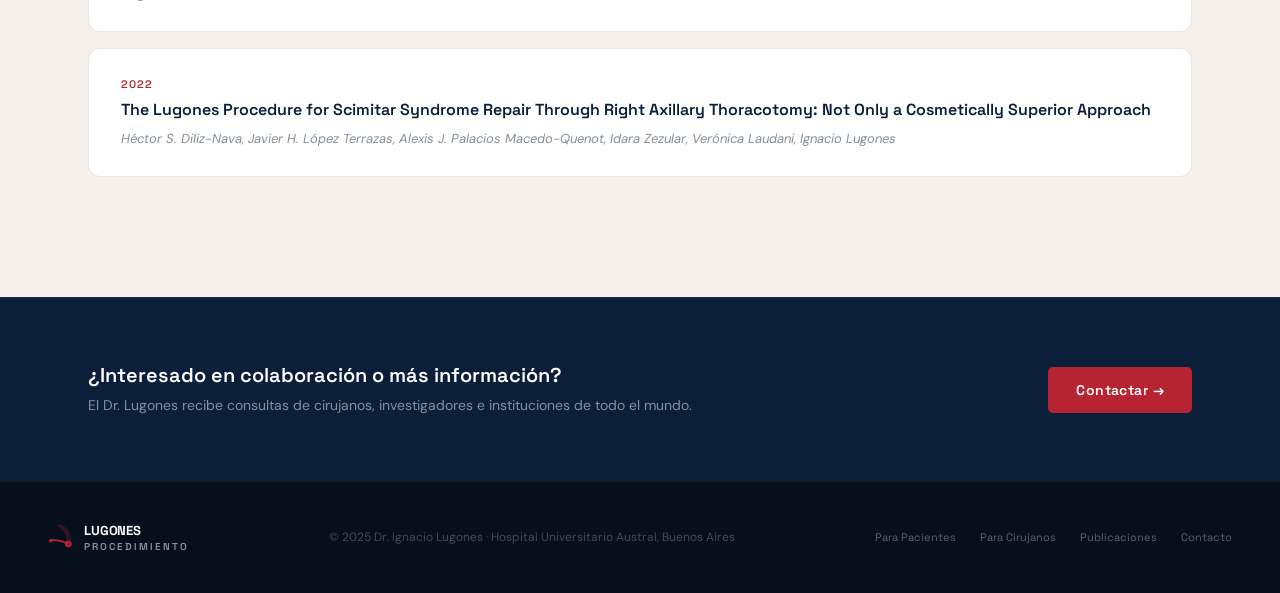
<file: es/publications.html>
<!DOCTYPE html>
<html lang="es">
<head>
  <meta charset="UTF-8"/>
  <meta name="viewport" content="width=device-width, initial-scale=1.0"/>
  <title>Publicaciones — El Procedimiento Lugones</title>
  <link rel="preconnect" href="https://fonts.googleapis.com"/>
  <link rel="preconnect" href="https://fonts.gstatic.com" crossorigin/>
  <link href="https://fonts.googleapis.com/css2?family=Space+Grotesk:wght@300;400;500;600;700&family=DM+Sans:ital,opsz,wght@0,9..40,300;0,9..40,400;0,9..40,500;1,9..40,300&family=Crimson+Pro:ital,wght@0,400;0,600;1,400&display=swap" rel="stylesheet"/>
  <link rel="stylesheet" href="../style.css"/>
  <style>
    .pub-section { background: var(--offwhite); padding: 80px 0 120px; }
    .pub-list { display: flex; flex-direction: column; gap: 16px; }
    .pub-card {
      background: #FFFFFF;
      border: 1px solid rgba(11,31,58,0.1);
      border-radius: 12px;
      padding: 28px 32px;
      transition: border-color 0.2s, box-shadow 0.2s;
    }
    .pub-card:hover { border-color: rgba(181,36,48,0.25); box-shadow: 0 4px 24px rgba(11,31,58,0.06); }
    .pub-card__year { font-weight: 600; font-size: 11px; color: var(--crimson); letter-spacing: 0.08em; margin-bottom: 8px; }
    .pub-card__title { font-weight: 600; font-size: 16px; color: var(--navy); line-height: 1.35; margin-bottom: 8px; }
    .pub-card__authors { font-family: 'DM Sans', sans-serif; font-size: 13px; color: rgba(11,31,58,0.5); font-style: italic; line-height: 1.5; }

    .contact-banner { background: var(--navy); border-top: 1px solid rgba(255,255,255,0.06); padding: 64px 0; }
    .contact-banner__inner { display: flex; align-items: center; justify-content: space-between; gap: 40px; }
    .contact-banner__title { font-weight: 600; font-size: 20px; color: #fff; margin-bottom: 6px; }
    .contact-banner__desc { font-family: 'DM Sans', sans-serif; font-size: 14px; color: rgba(255,255,255,0.5); line-height: 1.6; }
    @media (max-width: 768px) {
      .pub-card { padding: 20px; }
      .pub-card__title { font-size: 15px; }
      .contact-banner__inner { flex-direction: column; gap: 20px; align-items: flex-start; }
    }
  </style>
</head>
<body>

<nav id="nav" class="scrolled">
  <a href="index.html" class="nav-logo">
    <svg viewBox="0 0 68 80" width="29" height="34" fill="none">
      <path d="M 30 7 C 46 5 66 20 64 50 C 63 55 61 58 58 60 C 55 62 52 61 50 58 C 48 55 52 50 52 44 C 52 28 38 14 32 11 C 30 10 28 8 30 7 Z" fill="#B52430" opacity="0.22"/>
      <path d="M 32 11 C 44 16 54 30 54 46" stroke="#B52430" stroke-width="1.5" stroke-linecap="round" opacity="0.35"/>
      <circle cx="58" cy="60" r="9.5" fill="#B52430"/>
      <circle cx="58" cy="60" r="3.5" fill="#0B1F3A"/>
      <path d="M 58 60 C 46 54 26 46 8 50" stroke="#B52430" stroke-width="5.5" stroke-linecap="round"/>
      <circle cx="8" cy="50" r="5" fill="#B52430"/>
      <circle cx="30" cy="7" r="3" fill="#B52430" opacity="0.28"/>
      <path d="M 30 7 C 46 5 66 20 64 50 C 63 55 61 58 58 60" stroke="#B52430" stroke-width="2.5" stroke-linecap="round" opacity="0.18"/>
    </svg>
    <div class="nav-logo__wordmark">
      <div class="nav-logo__name">LUGONES</div>
      <div class="nav-logo__sub">PROCEDIMIENTO</div>
    </div>
  </a>
  <div class="nav-links">
    <a href="index.html#syndrome"  class="nav-link">El Síndrome</a>
    <a href="index.html#procedure" class="nav-link">El Procedimiento</a>
    <a href="index.html#results"   class="nav-link">Resultados</a>
    <a href="index.html#patients"  class="nav-link">Para Pacientes</a>
    <a href="index.html#surgeons"  class="nav-link">Para Cirujanos</a>
    <a href="publications.html"    class="nav-link active">Publicaciones</a>
    <a href="index.html#contact" class="nav-cta">Solicitar Consulta</a>
  </div>
  <div class="nav-controls">
    <div class="lang-switch">
      <a href="../publications.html" class="lang-btn">EN</a>
      <span class="lang-divider">/</span>
      <span class="lang-btn active">ES</span>
    </div>
    <button class="nav-hamburger" id="hamburger" onclick="toggleMenu()" aria-label="Abrir menú" aria-expanded="false">
      <span></span><span></span><span></span>
    </button>
  </div>
</nav>

<div class="page-header">
  <div class="container">
    <a href="index.html#surgeons" class="back-link">
      <svg width="14" height="14" viewBox="0 0 14 14" fill="none"><path d="M9 2L3 7l6 5" stroke="currentColor" stroke-width="1.5" stroke-linecap="round" stroke-linejoin="round"/></svg>
      Volver a Para Cirujanos
    </a>
    <div class="section-label">
      <div class="section-label__num">07</div>
      <div class="section-label__line"></div>
      <div class="section-label__text">Publicaciones</div>
    </div>
    <h1>Evidencia<br/><span>revisada por pares</span></h1>
    <p class="page-header__desc">El procedimiento Lugones está respaldado por un creciente cuerpo de evidencia clínica multicéntrica. Todas las publicaciones clave están disponibles a pedido a través de nuestro <a href="index.html#contact">formulario de contacto</a>.</p>
  </div>
</div>

<section class="pub-section">
  <div class="container">
    <div class="pub-list">

      <div class="pub-card">
        <div class="pub-card__year">2018</div>
        <div class="pub-card__title">The pericardial tunnel technique might produce optimal morphological repair of the scimitar syndrome</div>
        <div class="pub-card__authors">Bahaaldin Alsoufi</div>
      </div>

      <div class="pub-card">
        <div class="pub-card__year">2024</div>
        <div class="pub-card__title">Eleven Years After Scimitar Syndrome Repair With the Lugones Technique: Usefulness of Four-Dimensional Flow Magnetic Resonance Imaging</div>
        <div class="pub-card__authors">Idara Zezular, Lisa Carlson Hanse, Hyon Ju Choe, Damian Craiem, Ignacio Lugones</div>
      </div>

      <div class="pub-card">
        <div class="pub-card__year">2017</div>
        <div class="pub-card__title">Modified In Situ Pericardial Rerouting Technique for Scimitar Syndrome Repair</div>
        <div class="pub-card__authors">Ignacio Lugones, María Fernanda Biancolini, Victoria Eugenia Zerpa Pacheco, Inés Ana Martínez, Jesús María Maximiliano Damsky Barbosa, Ana María Susana de Dios</div>
      </div>

      <div class="pub-card">
        <div class="pub-card__year">2014</div>
        <div class="pub-card__title">A New Surgical Approach to Scimitar Syndrome</div>
        <div class="pub-card__authors">Ignacio Lugones, Rubén García</div>
      </div>

      <div class="pub-card">
        <div class="pub-card__year">2017</div>
        <div class="pub-card__title">Lugones' technique for correction of Scimitar syndrome</div>
        <div class="pub-card__authors">Monica G. Bouza, Bunty R. Ramchandani, Daniel P. Camargo, Luis C. Maroto</div>
      </div>

      <div class="pub-card">
        <div class="pub-card__year">2018</div>
        <div class="pub-card__title">Pericardial tunnel technique in the surgical management of the vertical form of scimitar syndrome</div>
        <div class="pub-card__authors">Yanjun Sun, Haibo Zhang, Jinfen Liu, Zhiwei Xu, Shunmin Wang, Hongbin Zhu</div>
      </div>

      <div class="pub-card">
        <div class="pub-card__year">2021</div>
        <div class="pub-card__title">The Lugones Procedure for Surgical Repair of Scimitar Syndrome: Preserved Growth in a Young Infant</div>
        <div class="pub-card__authors">Virginie Fouilloux, Oscar Werner, Marien Lenoir</div>
      </div>

      <div class="pub-card">
        <div class="pub-card__year">2022</div>
        <div class="pub-card__title">The Lugones Procedure for Scimitar Syndrome Repair Through Right Axillary Thoracotomy: Not Only a Cosmetically Superior Approach</div>
        <div class="pub-card__authors">Héctor S. Diliz-Nava, Javier H. López Terrazas, Alexis J. Palacios Macedo-Quenot, Idara Zezular, Verónica Laudani, Ignacio Lugones</div>
      </div>

    </div>
  </div>
</section>

<div class="contact-banner">
  <div class="container">
    <div class="contact-banner__inner">
      <div>
        <div class="contact-banner__title">¿Interesado en colaboración o más información?</div>
        <div class="contact-banner__desc">El Dr. Lugones recibe consultas de cirujanos, investigadores e instituciones de todo el mundo.</div>
      </div>
      <a href="index.html#contact" class="btn-primary">Contactar →</a>
    </div>
  </div>
</div>

<footer>
  <div class="footer-inner">
    <div class="footer-logo">
      <svg viewBox="0 0 68 80" width="24" height="28" fill="none">
        <path d="M 30 7 C 46 5 66 20 64 50 C 63 55 61 58 58 60 C 55 62 52 61 50 58 C 48 55 52 50 52 44 C 52 28 38 14 32 11 C 30 10 28 8 30 7 Z" fill="#B52430" opacity="0.22"/>
        <path d="M 32 11 C 44 16 54 30 54 46" stroke="#B52430" stroke-width="1.5" stroke-linecap="round" opacity="0.35"/>
        <circle cx="58" cy="60" r="9.5" fill="#B52430"/>
        <circle cx="58" cy="60" r="3.5" fill="#070F1D"/>
        <path d="M 58 60 C 46 54 26 46 8 50" stroke="#B52430" stroke-width="5.5" stroke-linecap="round"/>
        <circle cx="8" cy="50" r="5" fill="#B52430"/>
        <circle cx="30" cy="7" r="3" fill="#B52430" opacity="0.28"/>
        <path d="M 30 7 C 46 5 66 20 64 50 C 63 55 61 58 58 60" stroke="#B52430" stroke-width="2.5" stroke-linecap="round" opacity="0.18"/>
      </svg>
      <div>
        <div class="footer-logo__name">LUGONES</div>
        <div class="footer-logo__sub">PROCEDIMIENTO</div>
      </div>
    </div>
    <div class="footer-copy">© 2025 Dr. Ignacio Lugones · Hospital Universitario Austral, Buenos Aires</div>
    <div class="footer-links">
      <a href="index.html#patients"  class="footer-link">Para Pacientes</a>
      <a href="index.html#surgeons"  class="footer-link">Para Cirujanos</a>
      <a href="publications.html"    class="footer-link">Publicaciones</a>
      <a href="index.html#contact"   class="footer-link">Contacto</a>
    </div>
  </div>
</footer>

<script src="../main.js"></script>
</body>
</html>
</file>
<file: style.css>
/* ─── RESET & BASE ─── */
*, *::before, *::after { box-sizing: border-box; margin: 0; padding: 0; }
html { scroll-behavior: smooth; font-size: 16px; }
body {
  background: #0B1F3A;
  font-family: 'Space Grotesk', sans-serif;
  color: #fff;
  overflow-x: hidden;
  -webkit-font-smoothing: antialiased;
}
::-webkit-scrollbar { width: 5px; }
::-webkit-scrollbar-track { background: #0B1F3A; }
::-webkit-scrollbar-thumb { background: #B52430; border-radius: 3px; }
::selection { background: rgba(181,36,48,0.3); }
a { text-decoration: none; }
button { cursor: pointer; border: none; background: transparent; font-family: inherit; }

/* ─── TOKENS ─── */
:root {
  --navy:       #0B1F3A;
  --navy2:      #0F2745;
  --navy3:      #070F1D;
  --crimson:    #B52430;
  --crimson2:   #8B1C28;
  --white:      #FFFFFF;
  --offwhite:   #F5F0EB;
  --max-w:      1200px;
  --pad-x:      48px;
  --section-py: 120px;
  --nav-h:      68px;
}

/* ─── LAYOUT ─── */
.container { max-width: var(--max-w); margin: 0 auto; padding: 0 var(--pad-x); }
.section { width: 100%; }

/* ─── SECTION LABEL ─── */
.section-label { display: flex; align-items: center; gap: 12px; margin-bottom: 20px; }
.section-label__num { font-weight: 700; font-size: 11px; color: white; letter-spacing: 0.03em; }
.section-label__line { width: 32px; height: 1px; background: white; }
.section-label__text { font-weight: 500; font-size: 11px; letter-spacing: 0.18em; text-transform: uppercase; color: white; }
.section-label--light .section-label__num  { color: var(--navy); }
.section-label--light .section-label__line { background: var(--navy); }
.section-label--light .section-label__text { color: rgba(11,31,58,0.45); }

/* ─── BUTTONS ─── */
.btn-primary {
  background: var(--crimson);
  color: var(--white);
  font-weight: 600;
  font-size: 14px;
  letter-spacing: 0.03em;
  padding: 14px 28px;
  border-radius: 5px;
  transition: background 0.2s;
  display: inline-block;
}
.btn-primary:hover { background: var(--crimson2); }
.btn-secondary {
  border: 1px solid rgba(255,255,255,0.2);
  color: rgba(255,255,255,0.8);
  font-weight: 400;
  font-size: 14px;
  padding: 14px 28px;
  border-radius: 5px;
  transition: border-color 0.2s, color 0.2s;
  display: inline-block;
}
.btn-secondary:hover { border-color: rgba(255,255,255,0.4); color: var(--white); }
.link-hospital{
  text-decoration: underline;
  color: #8B1C28;
}

/* ─── NAV ─── */
#nav {
  position: fixed;
  top: 0; left: 0; right: 0;
  z-index: 1000;
  height: var(--nav-h);
  padding: 0 var(--pad-x);
  display: flex;
  align-items: center;
  justify-content: space-between;
  transition: background 0.3s ease, border-color 0.3s ease, backdrop-filter 0.3s ease;
}
#nav.scrolled {
  background: rgba(11,31,58,0.97);
  border-bottom: 1px solid rgba(255,255,255,0.07);
  backdrop-filter: blur(12px);
}
.nav-logo { display: flex; align-items: center; gap: 12px; color: var(--white); }
.nav-logo__wordmark { line-height: 1; }
.nav-logo__name { font-weight: 700; font-size: 15px; letter-spacing: -0.01em; color: var(--white); }
.nav-logo__sub { font-weight: 600; font-size: 10px; color: rgba(255,255,255,0.55); letter-spacing: 0.2em; text-transform: uppercase; margin-top: 2px; }
.nav-links { display: flex; align-items: center; gap: 32px; }
.nav-link {
  font-weight: 400;
  font-size: 13px;
  letter-spacing: 0.01em;
  color: rgba(255,255,255,0.5);
  transition: color 0.2s;
  padding-bottom: 2px;
  border-bottom: 1px solid transparent;
}
.nav-link:hover { color: rgba(255,255,255,0.85); }
.nav-link.active { color: var(--white); border-bottom-color: var(--crimson); }
.nav-cta {
  background: var(--crimson);
  color: var(--white);
  font-weight: 600;
  font-size: 12px;
  letter-spacing: 0.04em;
  padding: 9px 20px;
  border-radius: 4px;
  white-space: nowrap;
  transition: background 0.2s;
}
.nav-cta:hover { background: var(--crimson2); }

/* ─── LANG SWITCH ─── */
.nav-controls { display: flex; align-items: center; gap: 12px; }
.lang-switch { display: flex; align-items: center; gap: 5px; }
.lang-btn { font-weight: 600; font-size: 11px; letter-spacing: 0.1em; color: rgba(255,255,255,0.38); transition: color 0.2s; padding: 3px 0; }
.lang-btn:hover { color: rgba(255,255,255,0.75); }
.lang-btn.active { color: var(--white); }
.lang-divider { font-size: 11px; color: rgba(255,255,255,0.18); }

/* ─── HAMBURGER ─── */
.nav-hamburger {
  display: none;
  flex-direction: column;
  justify-content: center;
  gap: 5px;
  width: 36px; height: 36px;
  padding: 6px;
  cursor: pointer;
  background: transparent;
  border: none;
  flex-shrink: 0;
}
.nav-hamburger span { display: block; width: 22px; height: 2px; background: rgba(255,255,255,0.8); border-radius: 2px; transition: all 0.25s ease; }
#nav.menu-open .nav-hamburger span:nth-child(1) { transform: translateY(7px) rotate(45deg); }
#nav.menu-open .nav-hamburger span:nth-child(2) { opacity: 0; transform: scaleX(0); }
#nav.menu-open .nav-hamburger span:nth-child(3) { transform: translateY(-7px) rotate(-45deg); }

/* ─── FOOTER ─── */
footer { background: var(--navy3); border-top: 1px solid rgba(255,255,255,0.05); padding: 40px var(--pad-x); }
.footer-inner { max-width: var(--max-w); margin: 0 auto; display: flex; justify-content: space-between; align-items: center; }
.footer-logo { display: flex; align-items: center; gap: 12px; }
.footer-logo__name { font-weight: 700; font-size: 13px; color: var(--white); letter-spacing: -0.01em; }
.footer-logo__sub { font-weight: 600; font-size: 10px; color: rgba(255,255,255,0.55); letter-spacing: 0.2em; text-transform: uppercase; margin-top: 1px; }
.footer-copy { font-family: 'DM Sans', sans-serif; font-size: 12px; color: rgba(255,255,255,0.25); }
.footer-links { display: flex; gap: 24px; }
.footer-link { font-size: 11px; color: rgba(255,255,255,0.35); transition: color 0.2s; }
.footer-link:hover { color: rgba(255,255,255,0.65); }

/* ─── PAGE HEADER (sub-pages) ─── */
.page-header {
  background: var(--navy);
  padding: calc(var(--nav-h) + 72px) 0 80px;
  border-bottom: 1px solid rgba(255,255,255,0.06);
}
.page-header h1 { font-weight: 700; font-size: 56px; letter-spacing: -0.03em; line-height: 1.04; margin-bottom: 16px; }
.page-header h1 span { color: var(--crimson); }
.page-header__desc { font-family: 'DM Sans', sans-serif; font-weight: 300; font-size: 17px; line-height: 1.7; color: rgba(255,255,255,0.55); max-width: 580px; }
.page-header__desc a { color: #fff; text-decoration: underline; text-underline-offset: 3px; }
.page-header__desc a:hover { color: var(--crimson); }
.back-link {
  display: inline-flex;
  align-items: center;
  gap: 6px;
  font-size: 12px;
  font-weight: 500;
  color: rgba(255,255,255,0.4);
  letter-spacing: 0.05em;
  text-transform: uppercase;
  margin-bottom: 40px;
  transition: color 0.2s;
}
.back-link:hover { color: rgba(255,255,255,0.75); }
.back-link svg { transition: transform 0.2s; }
.back-link:hover svg { transform: translateX(-3px); }

/* ─── BULLET LIST ─── */
.bullet-list { display: flex; flex-direction: column; gap: 8px; }
.bullet-item { display: flex; gap: 10px; align-items: flex-start; }
.bullet-dot { width: 4px; height: 4px; border-radius: 50%; background: var(--crimson); margin-top: 6px; flex-shrink: 0; }
.bullet-text { font-family: 'DM Sans', sans-serif; font-size: 13px; color: rgba(11,31,58,0.65); line-height: 1.5; }

/* ─── RESPONSIVE 1024 ─── */
@media (max-width: 1024px) {
  .stats-grid { grid-template-columns: repeat(2, 1fr); }
  .variant-display { grid-template-columns: 1fr; }
  .surgeons-grid { grid-template-columns: 1fr; gap: 40px; }
}

/* ─── RESPONSIVE 768 ─── */
@media (max-width: 768px) {
  :root { --pad-x: 20px; --section-py: 72px; --nav-h: 60px; }

  #nav { padding: 0 20px; }
  .nav-hamburger { display: flex; }
  .nav-links {
    display: none;
    position: absolute;
    top: var(--nav-h); left: 0; right: 0;
    background: rgba(11,31,58,0.98);
    backdrop-filter: blur(16px);
    -webkit-backdrop-filter: blur(16px);
    border-bottom: 1px solid rgba(255,255,255,0.08);
    flex-direction: column;
    padding: 12px 20px 20px;
    gap: 2px;
  }
  #nav.menu-open .nav-links { display: flex; }
  .nav-link { font-size: 15px; padding: 11px 4px; color: rgba(255,255,255,0.75); border-bottom-color: transparent !important; }
  .nav-link.active { border-bottom-color: transparent !important; color: var(--white); }
  .nav-cta { text-align: center; padding: 12px; margin-top: 8px; border-radius: 6px; }

  footer { padding: 32px 20px; }
  .footer-inner { flex-direction: column; gap: 20px; align-items: flex-start; }
  .footer-copy { order: 2; }
  .footer-links { order: 3; flex-wrap: wrap; gap: 14px; }

  .page-header { padding-top: calc(var(--nav-h) + 48px); padding-bottom: 52px; }
  .page-header h1 { font-size: 34px; }
  .page-header__desc { font-size: 15px; }
}

@media (max-width: 480px) {
  .page-header h1 { font-size: 28px; }
}
</file>
